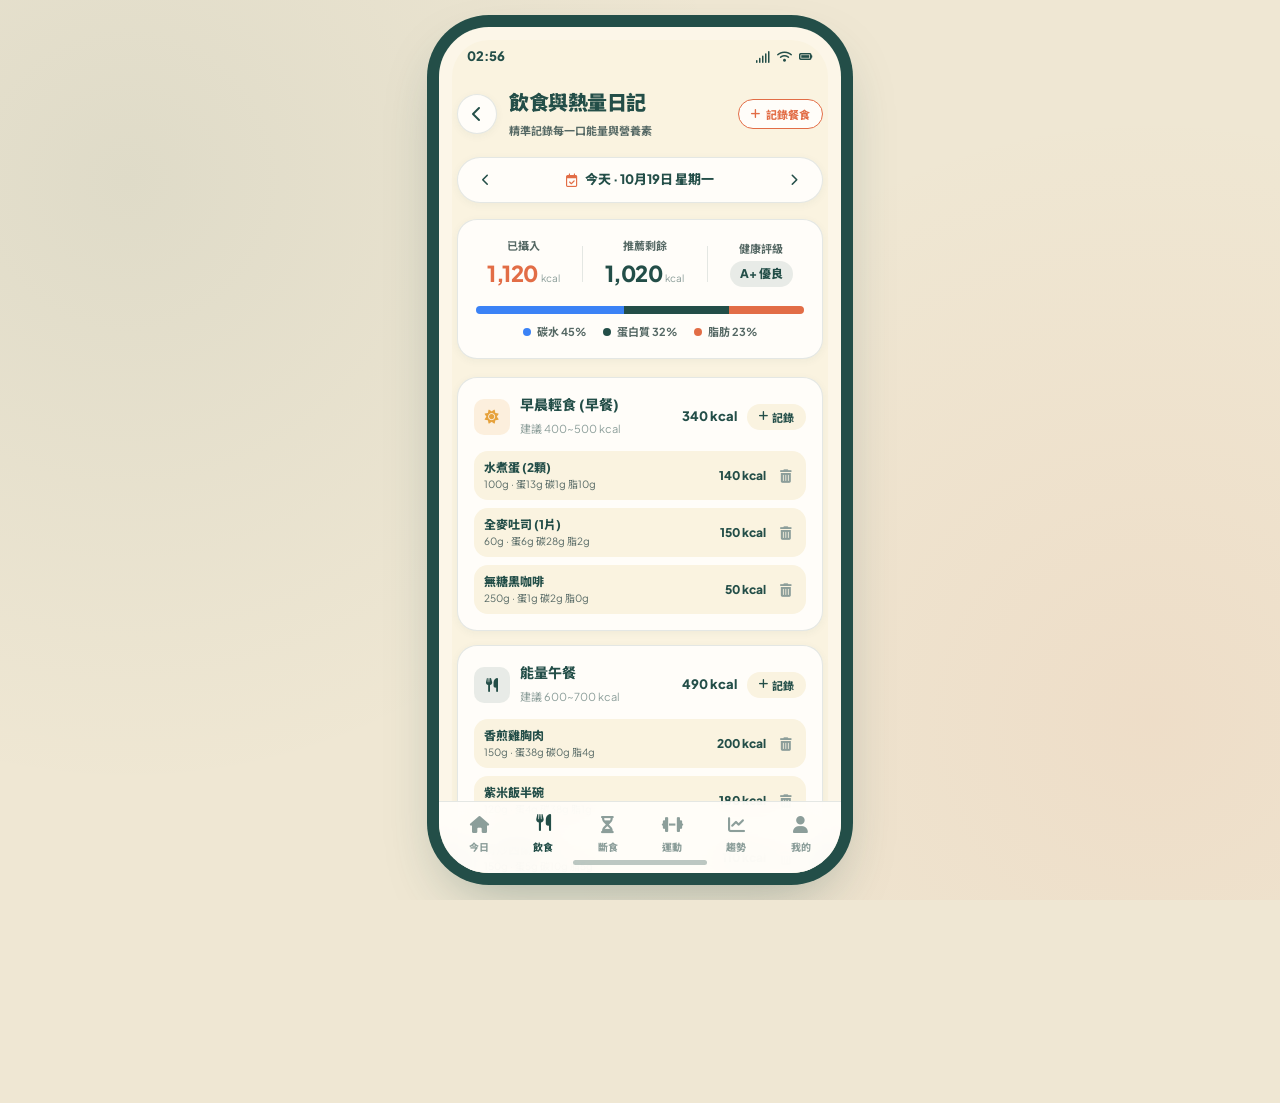
<file: diet.html>
<!DOCTYPE html>
<html lang="zh-TW">
<head>
  <meta charset="UTF-8">
  <meta name="viewport" content="width=device-width, initial-scale=1.0, maximum-scale=1.0, user-scalable=no, viewport-fit=cover">
  <title>飲食日記 · 熱量與營養素庫 | MindFit Zen 智能減脂</title>
  
  <!-- Google Fonts & Font Awesome -->
  <link rel="preconnect" href="https://fonts.googleapis.com">
  <link rel="preconnect" href="https://fonts.gstatic.com" crossorigin>
  <link href="https://fonts.googleapis.com/css2?family=Plus+Jakarta+Sans:wght@400;500;600;700;800;900&family=Noto+Sans+TC:wght@400;500;700;900&display=swap" rel="stylesheet">
  <link rel="stylesheet" href="https://cdnjs.cloudflare.com/ajax/libs/font-awesome/6.5.1/css/all.min.css">
  
  <!-- PWA 核心設定與行動裝置安裝優化 -->
  <link rel="manifest" href="manifest.json">
  <meta name="theme-color" content="#234E48">
  <meta name="mobile-web-app-capable" content="yes">
  <meta name="apple-mobile-web-app-capable" content="yes">
  <meta name="apple-mobile-web-app-status-bar-style" content="black-translucent">
  <meta name="apple-mobile-web-app-title" content="MindFit Zen">
  <link rel="icon" type="image/svg+xml" href="icon.svg">
  <link rel="apple-touch-icon" href="icon.svg">
  
  <link rel="stylesheet" href="style.css">
</head>
<body class="zen-theme">

  <div class="desktop-stage">
    <div class="phone-wrapper iphone15" id="phoneWrapper">
      <div class="phone-frame">

        <!-- 手機頂部狀態欄與返回導航 -->
        <header class="phone-status-bar">
          <span class="status-time" id="statusClock">09:41</span>
          <div class="status-icons">
            <i class="fa-solid fa-signal"></i>
            <i class="fa-solid fa-wifi"></i>
            <i class="fa-solid fa-battery-full"></i>
          </div>
        </header>

        <main class="app-viewport" id="appViewport">
          <section class="app-page active-page" id="page-diet">
            
            <div class="page-top-bar">
              <div style="display:flex; align-items:center; gap:12px;">
                <a href="index.html" class="icon-round-btn" title="返回總覽" style="text-decoration:none;">
                  <i class="fa-solid fa-chevron-left"></i>
                </a>
                <div class="page-heading">
                  <h2>飲食與熱量日記</h2>
                  <span>精準記錄每一口能量與營養素</span>
                </div>
              </div>
              <button class="pill-btn-outline open-food-modal" data-meal="lunch">
                <i class="fa-solid fa-plus"></i> 記錄餐食
              </button>
            </div>

            <!-- 日期選擇滑動列 -->
            <div class="date-strip-wrapper zen-card">
              <button class="date-arrow-btn" id="prevDayBtn"><i class="fa-solid fa-chevron-left"></i></button>
              <div class="current-date-badge">
                <i class="fa-regular fa-calendar-check"></i>
                <span id="currentDateLabel">今天 · 10月19日 星期一</span>
              </div>
              <button class="date-arrow-btn" id="nextDayBtn"><i class="fa-solid fa-chevron-right"></i></button>
            </div>

            <!-- 飲食營養儀表盤 -->
            <div class="diet-summary-card zen-card">
              <div class="diet-summary-row">
                <div class="diet-sum-col">
                  <span class="sum-label">已攝入</span>
                  <span class="sum-value text-terracotta" id="dietTotalIntake">1,120</span>
                  <span class="sum-unit">kcal</span>
                </div>
                <div class="diet-sum-divider"></div>
                <div class="diet-sum-col">
                  <span class="sum-label">推薦剩餘</span>
                  <span class="sum-value text-teal" id="dietRemainKcal">680</span>
                  <span class="sum-unit">kcal</span>
                </div>
                <div class="diet-sum-divider"></div>
                <div class="diet-sum-col">
                  <span class="sum-label">健康評級</span>
                  <span class="sum-badge-grade">A+ 優良</span>
                </div>
              </div>
              <!-- 宏觀營養條 -->
              <div class="diet-ratio-bar">
                <div class="ratio-segment ratio-carbs" style="width: 45%;" title="碳水 45%"></div>
                <div class="ratio-segment ratio-protein" style="width: 32%;" title="蛋白質 32%"></div>
                <div class="ratio-segment ratio-fat" style="width: 23%;" title="脂肪 23%"></div>
              </div>
              <div class="diet-ratio-legend">
                <span><span class="dot-c"></span> 碳水 45%</span>
                <span><span class="dot-p"></span> 蛋白質 32%</span>
                <span><span class="dot-f"></span> 脂肪 23%</span>
              </div>
            </div>

            <!-- 四餐分組詳細列表 -->
            <div class="meals-accordion">
              <!-- 早餐區塊 -->
              <div class="meal-block zen-card">
                <div class="meal-block-header">
                  <div class="meal-block-title">
                    <span class="m-icon bf"><i class="fa-solid fa-sun"></i></span>
                    <div>
                      <h3>早晨輕食 (早餐)</h3>
                      <span class="m-rec">建議 400~500 kcal</span>
                    </div>
                  </div>
                  <div class="meal-block-meta">
                    <span class="m-subtotal" id="bfSubtotal">340 kcal</span>
                    <button class="m-add-btn open-food-modal" data-meal="breakfast"><i class="fa-solid fa-plus"></i> 記錄</button>
                  </div>
                </div>
                <div class="food-item-list" id="bfFoodList"></div>
              </div>

              <!-- 午餐區塊 -->
              <div class="meal-block zen-card">
                <div class="meal-block-header">
                  <div class="meal-block-title">
                    <span class="m-icon lc"><i class="fa-solid fa-utensils"></i></span>
                    <div>
                      <h3>能量午餐</h3>
                      <span class="m-rec">建議 600~700 kcal</span>
                    </div>
                  </div>
                  <div class="meal-block-meta">
                    <span class="m-subtotal" id="lcSubtotal">490 kcal</span>
                    <button class="m-add-btn open-food-modal" data-meal="lunch"><i class="fa-solid fa-plus"></i> 記錄</button>
                  </div>
                </div>
                <div class="food-item-list" id="lcFoodList"></div>
              </div>

              <!-- 晚餐區塊 -->
              <div class="meal-block zen-card">
                <div class="meal-block-header">
                  <div class="meal-block-title">
                    <span class="m-icon dn"><i class="fa-solid fa-moon"></i></span>
                    <div>
                      <h3>飽腹低卡晚餐</h3>
                      <span class="m-rec">建議 400~500 kcal</span>
                    </div>
                  </div>
                  <div class="meal-block-meta">
                    <span class="m-subtotal" id="dnSubtotal">290 kcal</span>
                    <button class="m-add-btn open-food-modal" data-meal="dinner"><i class="fa-solid fa-plus"></i> 記錄</button>
                  </div>
                </div>
                <div class="food-item-list" id="dnFoodList"></div>
              </div>

              <!-- 加餐點心區塊 -->
              <div class="meal-block zen-card">
                <div class="meal-block-header">
                  <div class="meal-block-title">
                    <span class="m-icon sn"><i class="fa-solid fa-apple-whole"></i></span>
                    <div>
                      <h3>加餐與健康零食</h3>
                      <span class="m-rec">建議 ≤ 200 kcal</span>
                    </div>
                  </div>
                  <div class="meal-block-meta">
                    <span class="m-subtotal" id="snSubtotal">0 kcal</span>
                    <button class="m-add-btn open-food-modal" data-meal="snack"><i class="fa-solid fa-plus"></i> 記錄</button>
                  </div>
                </div>
                <div class="food-item-list" id="snFoodList">
                  <div class="empty-food-tip">今日尚未添加加餐小點心</div>
                </div>
              </div>
            </div>

            <div class="viewport-bottom-spacer"></div>
          </section>
        </main>

        <!-- 底部現代導航欄 (Active: 飲食) -->
        <nav class="bottom-nav-bar" id="bottomNavBar">
          <a href="index.html" class="nav-tab" data-target="page-dashboard">
            <div class="nav-icon-wrap"><i class="fa-solid fa-house"></i></div>
            <span class="nav-text">今日</span>
          </a>
          <a href="diet.html" class="nav-tab active" data-target="page-diet">
            <div class="nav-icon-wrap"><i class="fa-solid fa-utensils"></i></div>
            <span class="nav-text">飲食</span>
          </a>
          <a href="fasting.html" class="nav-tab" data-target="page-fasting">
            <div class="nav-icon-wrap"><i class="fa-solid fa-hourglass-half"></i></div>
            <span class="nav-text">斷食</span>
          </a>
          <a href="workouts.html" class="nav-tab" data-target="page-workout">
            <div class="nav-icon-wrap"><i class="fa-solid fa-dumbbell"></i></div>
            <span class="nav-text">運動</span>
          </a>
          <a href="trends.html" class="nav-tab" data-target="page-trends">
            <div class="nav-icon-wrap"><i class="fa-solid fa-chart-line"></i></div>
            <span class="nav-text">趨勢</span>
          </a>
          <a href="profile.html" class="nav-tab" data-target="page-profile">
            <div class="nav-icon-wrap"><i class="fa-solid fa-user"></i></div>
            <span class="nav-text">我的</span>
          </a>
        </nav>

        <div class="home-indicator"></div>

      </div><!-- /.phone-frame -->
    </div><!-- /.phone-wrapper -->
  </div><!-- /.desktop-stage -->

  <!-- 食物熱量查詢與添加模態框 -->
  <div class="modal-overlay" id="foodModalOverlay">
    <div class="bottom-sheet zen-sheet">
      <div class="sheet-drag-handle"></div>
      <div class="sheet-header">
        <div class="sheet-title-box">
          <h3 id="currentMealModalTitle">記錄午餐飲食</h3>
          <span class="sheet-subtitle">選擇食材並滑動設定公克數 (g)</span>
        </div>
        <button class="close-sheet-btn" id="btnCloseFoodModal"><i class="fa-solid fa-xmark"></i></button>
      </div>

      <div class="food-search-bar">
        <i class="fa-solid fa-magnifying-glass"></i>
        <input type="text" id="foodSearchInput" placeholder="搜尋食物名稱，如：雞胸肉、紫米飯、燕麥...">
        <button class="clear-search-btn" id="btnClearSearch"><i class="fa-solid fa-circle-xmark"></i></button>
      </div>

      <div class="food-cat-strip">
        <button class="f-cat-btn active" data-cat="all">全部</button>
        <button class="f-cat-btn" data-cat="protein">高蛋白肉蛋</button>
        <button class="f-cat-btn" data-cat="staple">優質主食低GI</button>
        <button class="f-cat-btn" data-cat="vege">蔬菜菌菇</button>
        <button class="f-cat-btn" data-cat="fruit">水果堅果</button>
        <button class="f-cat-btn" data-cat="drink">飲品乳品</button>
      </div>

      <div class="food-search-results" id="foodResultsList"></div>

      <div class="portion-adjust-panel" id="portionPanel" style="display: none;">
        <div class="portion-food-info">
          <strong id="portionFoodName">香煎雞胸肉</strong>
          <span id="portionPer100g">每 100g 含 133 kcal · 蛋白質 28g</span>
        </div>
        <div class="portion-slider-row">
          <span>份量：<strong id="portionValDisplay">150</strong> 克 (g)</span>
          <input type="range" id="portionSlider" min="20" max="500" step="10" value="150">
        </div>
        <div class="portion-total-preview">
          <span>計算熱量：<strong class="text-terracotta" id="portionKcalPreview">200 kcal</strong></span>
          <button class="btn-confirm-add" id="btnConfirmAddFood">
            <i class="fa-solid fa-check"></i> 確認記錄
          </button>
        </div>
      </div>
    </div>
  </div>

  <!-- 全局輕量 Toast 提示框 -->
  <div class="toast-notification" id="globalToast">
    <div class="toast-icon"><i class="fa-solid fa-circle-check"></i></div>
    <span class="toast-message" id="toastMessage">已成功記錄！</span>
  </div>

  <script src="app.js"></script>
</body>
</html>
</file>
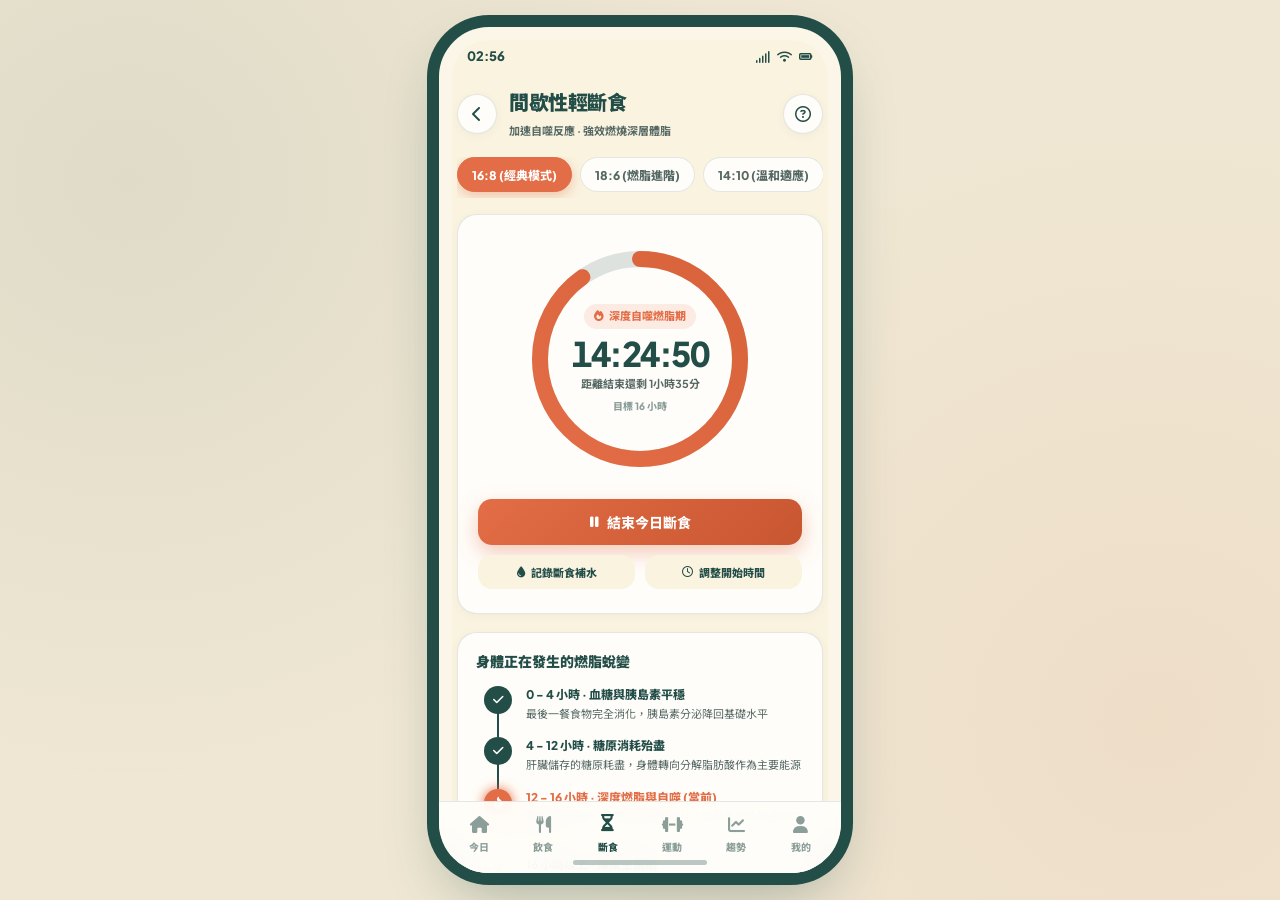
<file: fasting.html>
<!DOCTYPE html>
<html lang="zh-TW">
<head>
  <meta charset="UTF-8">
  <meta name="viewport" content="width=device-width, initial-scale=1.0, maximum-scale=1.0, user-scalable=no, viewport-fit=cover">
  <title>間歇性輕斷食 · 16:8 燃脂計時鐘 | MindFit Zen 智能減脂</title>
  
  <!-- Google Fonts & Font Awesome -->
  <link rel="preconnect" href="https://fonts.googleapis.com">
  <link rel="preconnect" href="https://fonts.gstatic.com" crossorigin>
  <link href="https://fonts.googleapis.com/css2?family=Plus+Jakarta+Sans:wght@400;500;600;700;800;900&family=Noto+Sans+TC:wght@400;500;700;900&display=swap" rel="stylesheet">
  <link rel="stylesheet" href="https://cdnjs.cloudflare.com/ajax/libs/font-awesome/6.5.1/css/all.min.css">
  
  <!-- PWA 核心設定與行動裝置安裝優化 -->
  <link rel="manifest" href="manifest.json">
  <meta name="theme-color" content="#234E48">
  <meta name="mobile-web-app-capable" content="yes">
  <meta name="apple-mobile-web-app-capable" content="yes">
  <meta name="apple-mobile-web-app-status-bar-style" content="black-translucent">
  <meta name="apple-mobile-web-app-title" content="MindFit Zen">
  <link rel="icon" type="image/svg+xml" href="icon.svg">
  <link rel="apple-touch-icon" href="icon.svg">
  
  <link rel="stylesheet" href="style.css">
</head>
<body class="zen-theme">

  <div class="desktop-stage">
    <div class="phone-wrapper iphone15" id="phoneWrapper">
      <div class="phone-frame">

        <!-- 手機頂部狀態欄 -->
        <header class="phone-status-bar">
          <span class="status-time" id="statusClock">09:41</span>
          <div class="status-icons">
            <i class="fa-solid fa-signal"></i>
            <i class="fa-solid fa-wifi"></i>
            <i class="fa-solid fa-battery-full"></i>
          </div>
        </header>

        <main class="app-viewport" id="appViewport">
          <section class="app-page active-page" id="page-fasting">
            
            <div class="page-top-bar">
              <div style="display:flex; align-items:center; gap:12px;">
                <a href="index.html" class="icon-round-btn" title="返回總覽" style="text-decoration:none;">
                  <i class="fa-solid fa-chevron-left"></i>
                </a>
                <div class="page-heading">
                  <h2>間歇性輕斷食</h2>
                  <span>加速自噬反應 · 強效燃燒深層體脂</span>
                </div>
              </div>
              <button class="icon-round-btn" id="btnFastingHelp">
                <i class="fa-regular fa-circle-question"></i>
              </button>
            </div>

            <!-- 斷食方案切換選單 -->
            <div class="plan-tabs-row">
              <button class="plan-tab active" data-fast-plan="16-8">16:8 (經典模式)</button>
              <button class="plan-tab" data-fast-plan="18-6">18:6 (燃脂進階)</button>
              <button class="plan-tab" data-fast-plan="14-10">14:10 (溫和適應)</button>
              <button class="plan-tab" data-fast-plan="20-4">20:4 (生酮戰士)</button>
            </div>

            <!-- 巨大的燃脂動態指針圓環 -->
            <div class="fasting-hero-box zen-card">
              <div class="fasting-svg-wrap">
                <svg class="fasting-svg" width="240" height="240" viewBox="0 0 240 240">
                  <circle class="f-ring-bg" stroke="rgba(35, 78, 72, 0.15)" stroke-width="16" fill="transparent" r="100" cx="120" cy="120"/>
                  <circle class="f-ring-bar" id="fastingRingBar" stroke="url(#terracottaGradient)" stroke-width="16" stroke-linecap="round" fill="transparent" r="100" cx="120" cy="120"/>
                  <defs>
                    <linearGradient id="terracottaGradient" x1="0%" y1="0%" x2="100%" y2="100%">
                      <stop offset="0%" stop-color="#E26D46" />
                      <stop offset="100%" stop-color="#D8623A" />
                    </linearGradient>
                  </defs>
                </svg>

                <div class="fasting-timer-content">
                  <span class="fast-phase-label" id="fastPhaseTag"><i class="fa-solid fa-fire"></i> 深度自噬燃脂期</span>
                  <h1 class="fast-elapsed-time" id="fastTimeDisplay">14:24:38</h1>
                  <span class="fast-remain-text" id="fastRemainDisplay">距離結束還剩 1小時35分</span>
                  <div class="fast-target-pill" id="fastTargetPill">目標 16 小時</div>
                </div>
              </div>

              <!-- 斷食按鈕組 -->
              <div class="fasting-ctrl-btns">
                <button class="btn-primary-action btn-fast-toggle" id="btnToggleFasting">
                  <i class="fa-solid fa-pause"></i> 結束今日斷食
                </button>
                <div class="fast-mini-actions">
                  <button class="btn-fast-sub" id="btnLogFastWater"><i class="fa-solid fa-droplet"></i> 記錄斷食補水</button>
                  <button class="btn-fast-sub" id="btnAdjustFastTime"><i class="fa-regular fa-clock"></i> 調整開始時間</button>
                </div>
              </div>
            </div>

            <!-- 斷食生理階段時間軸 -->
            <div class="fasting-stages-card zen-card">
              <h3 class="card-inner-title">身體正在發生的燃脂蛻變</h3>
              
              <div class="timeline-stepper">
                <div class="timeline-step passed">
                  <div class="step-indicator"><i class="fa-solid fa-check"></i></div>
                  <div class="step-text">
                    <h4>0 - 4 小時 · 血糖與胰島素平穩</h4>
                    <p>最後一餐食物完全消化，胰島素分泌降回基礎水平</p>
                  </div>
                </div>
                <div class="timeline-step passed">
                  <div class="step-indicator"><i class="fa-solid fa-check"></i></div>
                  <div class="step-text">
                    <h4>4 - 12 小時 · 糖原消耗殆盡</h4>
                    <p>肝臟儲存的糖原耗盡，身體轉向分解脂肪酸作為主要能源</p>
                  </div>
                </div>
                <div class="timeline-step active">
                  <div class="step-indicator pulse-terracotta"><i class="fa-solid fa-fire-flame-curved"></i></div>
                  <div class="step-text">
                    <h4 class="text-terracotta">12 - 16 小時 · 深度燃脂與自噬 (當前)</h4>
                    <p>細胞自噬啟動，清理老化細胞碎片，脂肪氧化分解達到峰值！</p>
                  </div>
                </div>
                <div class="timeline-step">
                  <div class="step-indicator"><i class="fa-solid fa-hourglass-half"></i></div>
                  <div class="step-text">
                    <h4>16 小時以上 · 深度生酮期</h4>
                    <p>生酮水平顯著提升，精神專注度提高，抗發炎反應啟動</p>
                  </div>
                </div>
              </div>
            </div>

            <!-- 斷食歷史打卡熱力記錄 -->
            <div class="fasting-history-card zen-card">
              <div class="card-inner-header">
                <h3>本週斷食達成紀錄</h3>
                <span class="badge-accent">達標率 100%</span>
              </div>
              <div class="week-days-strip">
                <div class="day-dot-item done"><span>一</span><i class="fa-solid fa-check"></i></div>
                <div class="day-dot-item done"><span>二</span><i class="fa-solid fa-check"></i></div>
                <div class="day-dot-item done"><span>三</span><i class="fa-solid fa-check"></i></div>
                <div class="day-dot-item done"><span>四</span><i class="fa-solid fa-check"></i></div>
                <div class="day-dot-item done"><span>五</span><i class="fa-solid fa-check"></i></div>
                <div class="day-dot-item active-day"><span>六</span><i class="fa-solid fa-fire"></i></div>
                <div class="day-dot-item pending"><span>日</span><i class="fa-regular fa-clock"></i></div>
              </div>
            </div>

            <div class="viewport-bottom-spacer"></div>
          </section>
        </main>

        <!-- 底部現代導航欄 (Active: 斷食) -->
        <nav class="bottom-nav-bar" id="bottomNavBar">
          <a href="index.html" class="nav-tab" data-target="page-dashboard">
            <div class="nav-icon-wrap"><i class="fa-solid fa-house"></i></div>
            <span class="nav-text">今日</span>
          </a>
          <a href="diet.html" class="nav-tab" data-target="page-diet">
            <div class="nav-icon-wrap"><i class="fa-solid fa-utensils"></i></div>
            <span class="nav-text">飲食</span>
          </a>
          <a href="fasting.html" class="nav-tab active" data-target="page-fasting">
            <div class="nav-icon-wrap"><i class="fa-solid fa-hourglass-half"></i></div>
            <span class="nav-text">斷食</span>
          </a>
          <a href="workouts.html" class="nav-tab" data-target="page-workout">
            <div class="nav-icon-wrap"><i class="fa-solid fa-dumbbell"></i></div>
            <span class="nav-text">運動</span>
          </a>
          <a href="trends.html" class="nav-tab" data-target="page-trends">
            <div class="nav-icon-wrap"><i class="fa-solid fa-chart-line"></i></div>
            <span class="nav-text">趨勢</span>
          </a>
          <a href="profile.html" class="nav-tab" data-target="page-profile">
            <div class="nav-icon-wrap"><i class="fa-solid fa-user"></i></div>
            <span class="nav-text">我的</span>
          </a>
        </nav>

        <div class="home-indicator"></div>

      </div><!-- /.phone-frame -->
    </div><!-- /.phone-wrapper -->
  </div><!-- /.desktop-stage -->

  <!-- 全局輕量 Toast 提示框 -->
  <div class="toast-notification" id="globalToast">
    <div class="toast-icon"><i class="fa-solid fa-circle-check"></i></div>
    <span class="toast-message" id="toastMessage">已成功記錄！</span>
  </div>

  <script src="app.js"></script>
</body>
</html>
</file>
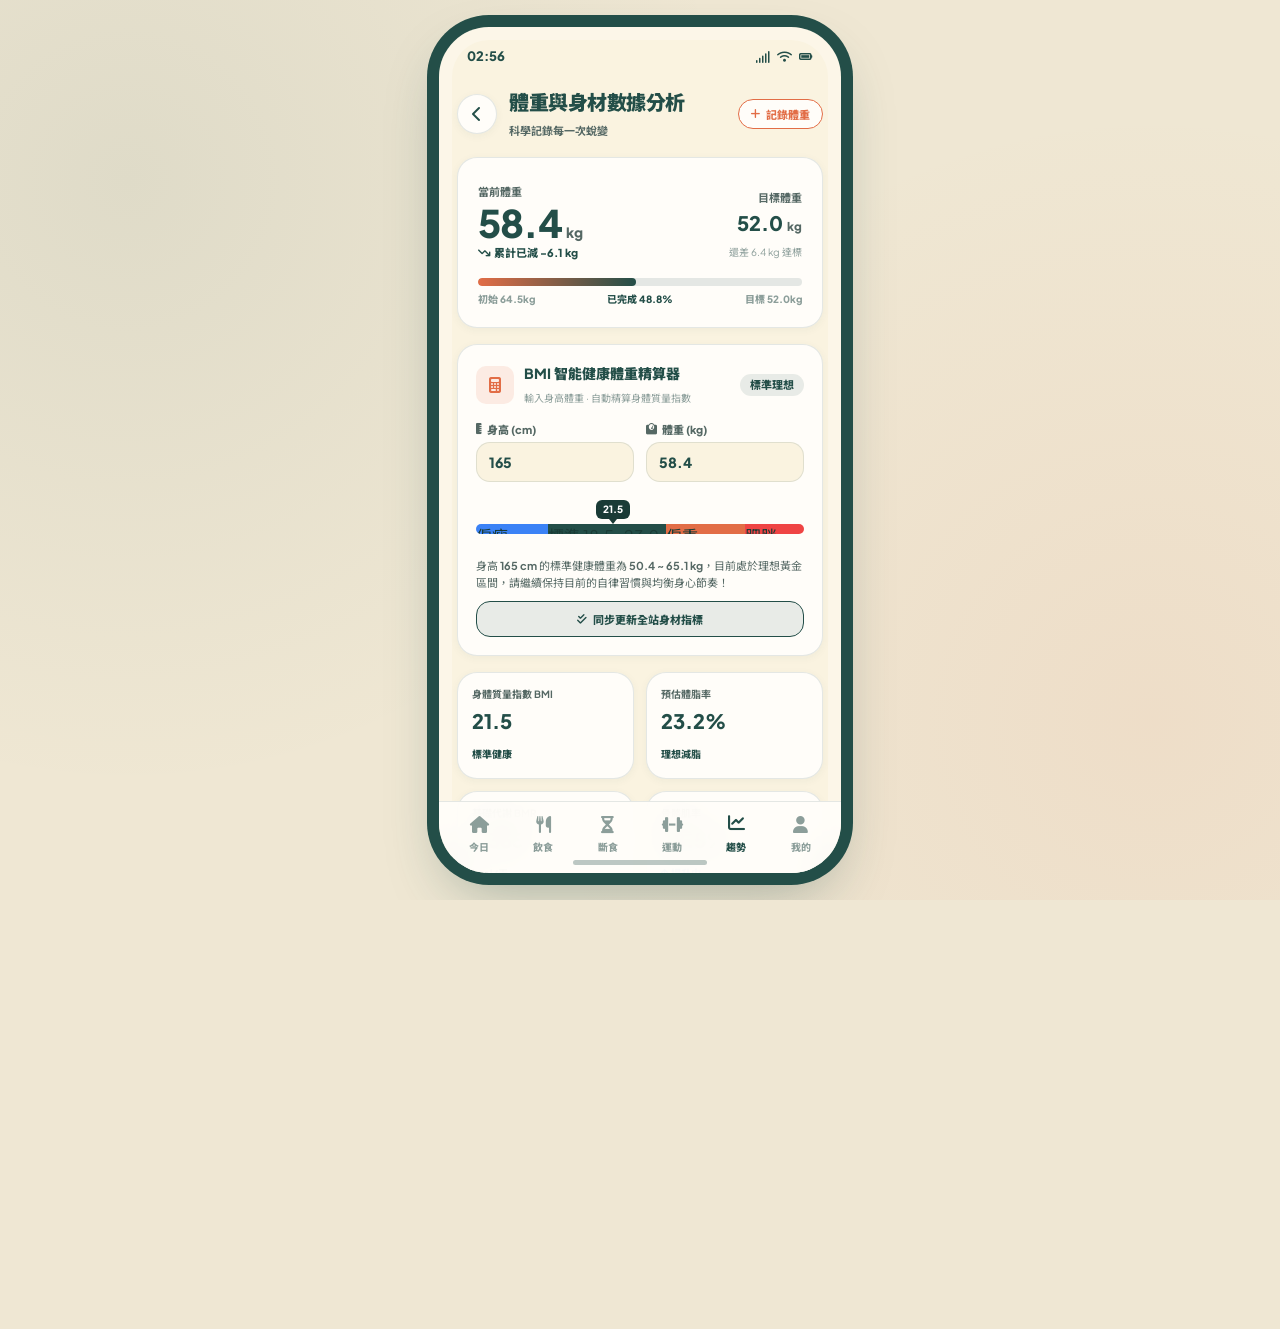
<file: trends.html>
<!DOCTYPE html>
<html lang="zh-TW">
<head>
  <meta charset="UTF-8">
  <meta name="viewport" content="width=device-width, initial-scale=1.0, maximum-scale=1.0, user-scalable=no, viewport-fit=cover">
  <title>體重走勢與 BMI 智能精算 | MindFit Zen 智能減脂</title>
  
  <!-- Google Fonts & Font Awesome -->
  <link rel="preconnect" href="https://fonts.googleapis.com">
  <link rel="preconnect" href="https://fonts.gstatic.com" crossorigin>
  <link href="https://fonts.googleapis.com/css2?family=Plus+Jakarta+Sans:wght@400;500;600;700;800;900&family=Noto+Sans+TC:wght@400;500;700;900&display=swap" rel="stylesheet">
  <link rel="stylesheet" href="https://cdnjs.cloudflare.com/ajax/libs/font-awesome/6.5.1/css/all.min.css">
  
  <!-- PWA 核心設定與行動裝置安裝優化 -->
  <link rel="manifest" href="manifest.json">
  <meta name="theme-color" content="#234E48">
  <meta name="mobile-web-app-capable" content="yes">
  <meta name="apple-mobile-web-app-capable" content="yes">
  <meta name="apple-mobile-web-app-status-bar-style" content="black-translucent">
  <meta name="apple-mobile-web-app-title" content="MindFit Zen">
  <link rel="icon" type="image/svg+xml" href="icon.svg">
  <link rel="apple-touch-icon" href="icon.svg">
  
  <link rel="stylesheet" href="style.css">
</head>
<body class="zen-theme">

  <div class="desktop-stage">
    <div class="phone-wrapper iphone15" id="phoneWrapper">
      <div class="phone-frame">

        <!-- 手機頂部狀態欄 -->
        <header class="phone-status-bar">
          <span class="status-time" id="statusClock">09:41</span>
          <div class="status-icons">
            <i class="fa-solid fa-signal"></i>
            <i class="fa-solid fa-wifi"></i>
            <i class="fa-solid fa-battery-full"></i>
          </div>
        </header>

        <main class="app-viewport" id="appViewport">
          <section class="app-page active-page" id="page-trends">
            
            <div class="page-top-bar">
              <div style="display:flex; align-items:center; gap:12px;">
                <a href="index.html" class="icon-round-btn" title="返回總覽" style="text-decoration:none;">
                  <i class="fa-solid fa-chevron-left"></i>
                </a>
                <div class="page-heading">
                  <h2>體重與身材數據分析</h2>
                  <span>科學記錄每一次蛻變</span>
                </div>
              </div>
              <button class="pill-btn-outline" id="btnLogWeightNow">
                <i class="fa-solid fa-plus"></i> 記錄體重
              </button>
            </div>

            <!-- 當前體重核心卡片 -->
            <div class="weight-hero-card zen-card">
              <div class="whc-top">
                <div class="whc-current">
                  <span class="whc-label">當前體重</span>
                  <div class="whc-val-row">
                    <h1 id="currentWeightDisplay">58.4</h1>
                    <span class="whc-unit">kg</span>
                  </div>
                  <span class="whc-tag-diff text-teal"><i class="fa-solid fa-arrow-trend-down"></i> 累計已減 -6.1 kg</span>
                </div>
                <div class="whc-target-box">
                  <span class="whc-label">目標體重</span>
                  <div class="whc-target-val">52.0 <small>kg</small></div>
                  <span class="whc-remain">還差 6.4 kg 達標</span>
                </div>
              </div>

              <!-- 目標進度條 -->
              <div class="whc-progress-track">
                <div class="whc-progress-fill" id="weightGoalFill" style="width: 48.8%;"></div>
              </div>
              <div class="whc-progress-labels">
                <span>初始 64.5kg</span>
                <span class="whc-progress-pct" id="weightGoalPct">已完成 48.8%</span>
                <span>目標 52.0kg</span>
              </div>
            </div>

            <!-- BMI 智能即時精算與身材評估模組 -->
            <div class="bmi-interactive-card zen-card">
              <div class="bic-header">
                <div class="bic-title">
                  <div class="bic-icon-wrap"><i class="fa-solid fa-calculator"></i></div>
                  <div>
                    <h3>BMI 智能健康體重精算器</h3>
                    <span class="bic-subtitle">輸入身高體重 · 自動精算身體質量指數</span>
                  </div>
                </div>
                <span class="bic-badge badge-normal" id="bmiStatusBadge">標準理想</span>
              </div>

              <div class="bic-inputs-row">
                <div class="bic-input-group">
                  <label><i class="fa-solid fa-ruler-vertical"></i> 身高 (cm)</label>
                  <input type="number" id="bmiInputHeight" value="165" step="0.5" min="100" max="230">
                </div>
                <div class="bic-input-group">
                  <label><i class="fa-solid fa-weight-scale"></i> 體重 (kg)</label>
                  <input type="number" id="bmiInputWeight" value="58.4" step="0.1" min="30" max="250">
                </div>
              </div>

              <!-- BMI 視覺色帶刻度指針 -->
              <div class="bmi-gauge-wrap">
                <div class="bmi-gauge-bar">
                  <div class="bg-segment seg-under"><span>偏瘦 &lt;18.5</span></div>
                  <div class="bg-segment seg-normal"><span>標準 18.5~23.9</span></div>
                  <div class="bg-segment seg-over"><span>偏重 24~27.9</span></div>
                  <div class="bg-segment seg-obese"><span>肥胖 ≥28</span></div>
                </div>
                <!-- 刻度指針 -->
                <div class="bmi-needle" id="bmiNeedle" style="left: 36%;">
                  <div class="needle-bubble" id="bmiLiveVal">21.4</div>
                  <div class="needle-arrow"></div>
                </div>
              </div>

              <div class="bic-footer">
                <div class="bic-advice-text" id="bmiAdviceText">
                  身高 <strong>165 cm</strong> 的標準健康體重為 <strong>50.4 ~ 65.1 kg</strong>，目前處於理想黃金區間！
                </div>
                <button class="bic-sync-btn" id="btnSyncBmiData">
                  <i class="fa-solid fa-check-double"></i> 同步更新全站身材指標
                </button>
              </div>
            </div>

            <!-- 身體成分矩陣卡片 (BMI、體脂率、BMR、骨骼肌) -->
            <div class="body-comp-grid">
              <div class="comp-card zen-card">
                <span class="comp-label">身體質量指數 BMI</span>
                <h3 class="comp-val" id="valBMI">21.4</h3>
                <span class="comp-status status-good">標準健康</span>
              </div>
              <div class="comp-card zen-card">
                <span class="comp-label">預估體脂率</span>
                <h3 class="comp-val" id="valBFP">23.2%</h3>
                <span class="comp-status status-good">理想減脂</span>
              </div>
              <div class="comp-card zen-card">
                <span class="comp-label">基礎代謝 BMR</span>
                <h3 class="comp-val" id="valBMR">1,365</h3>
                <span class="comp-status">kcal/天</span>
              </div>
              <div class="comp-card zen-card">
                <span class="comp-label">骨骼肌率</span>
                <h3 class="comp-val" id="valMuscle">28.5%</h3>
                <span class="comp-status status-up"><i class="fa-solid fa-arrow-up"></i> 提升中</span>
              </div>
            </div>

            <!-- 體重走勢動態 SVG 折線圖 -->
            <div class="chart-card zen-card">
              <div class="chart-header">
                <div class="chart-title-wrap">
                  <h3>體重走勢曲線</h3>
                  <span class="chart-sub">穩定下降中 · 趨勢良好</span>
                </div>
                <div class="chart-range-selector">
                  <button class="c-range-btn active" data-range="7">7天</button>
                  <button class="c-range-btn" data-range="30">30天</button>
                  <button class="c-range-btn" data-range="all">全部</button>
                </div>
              </div>

              <!-- SVG 折線圖表容器 -->
              <div class="chart-svg-container" id="weightChartBox"></div>

              <!-- 圖表底部輔助指標 -->
              <div class="chart-footer-metrics">
                <div class="cfm-item">
                  <span>週均體重</span>
                  <strong>58.8 kg</strong>
                </div>
                <div class="cfm-item">
                  <span>本週減重</span>
                  <strong class="text-teal">-0.8 kg</strong>
                </div>
                <div class="cfm-item">
                  <span>預計達標</span>
                  <strong>6 週後</strong>
                </div>
              </div>
            </div>

            <!-- 歷史測量清單 -->
            <div class="section-card-box">
              <div class="section-header">
                <h3 class="section-title">體重記錄歷史</h3>
                <button class="text-action-btn" id="btnClearHistoryConfirm">清空重置</button>
              </div>
              <div class="weight-history-list" id="weightHistoryContainer"></div>
            </div>

            <div class="viewport-bottom-spacer"></div>
          </section>
        </main>

        <!-- 底部現代導航欄 (Active: 趨勢) -->
        <nav class="bottom-nav-bar" id="bottomNavBar">
          <a href="index.html" class="nav-tab" data-target="page-dashboard">
            <div class="nav-icon-wrap"><i class="fa-solid fa-house"></i></div>
            <span class="nav-text">今日</span>
          </a>
          <a href="diet.html" class="nav-tab" data-target="page-diet">
            <div class="nav-icon-wrap"><i class="fa-solid fa-utensils"></i></div>
            <span class="nav-text">飲食</span>
          </a>
          <a href="fasting.html" class="nav-tab" data-target="page-fasting">
            <div class="nav-icon-wrap"><i class="fa-solid fa-hourglass-half"></i></div>
            <span class="nav-text">斷食</span>
          </a>
          <a href="workouts.html" class="nav-tab" data-target="page-workout">
            <div class="nav-icon-wrap"><i class="fa-solid fa-dumbbell"></i></div>
            <span class="nav-text">運動</span>
          </a>
          <a href="trends.html" class="nav-tab active" data-target="page-trends">
            <div class="nav-icon-wrap"><i class="fa-solid fa-chart-line"></i></div>
            <span class="nav-text">趨勢</span>
          </a>
          <a href="profile.html" class="nav-tab" data-target="page-profile">
            <div class="nav-icon-wrap"><i class="fa-solid fa-user"></i></div>
            <span class="nav-text">我的</span>
          </a>
        </nav>

        <div class="home-indicator"></div>

      </div><!-- /.phone-frame -->
    </div><!-- /.phone-wrapper -->
  </div><!-- /.desktop-stage -->

  <!-- 體重記錄滑尺彈窗 (Weight Logger Modal) -->
  <div class="modal-overlay" id="weightModalOverlay">
    <div class="bottom-sheet zen-sheet">
      <div class="sheet-drag-handle"></div>
      <div class="sheet-header">
        <div class="sheet-title-box">
          <h3>記錄今日體重</h3>
          <span class="sheet-subtitle">建議早晨空腹排便後測量更精準</span>
        </div>
        <button class="close-sheet-btn" id="btnCloseWeightModal"><i class="fa-solid fa-xmark"></i></button>
      </div>

      <div class="weight-picker-body">
        <div class="weight-display-huge">
          <span id="pickerWeightVal">58.4</span> <small>kg</small>
        </div>
        <p class="weight-diff-tip" id="pickerDiffTip">相較上次記錄 <strong>-0.2 kg</strong>，繼續保持！</p>

        <!-- 滑動刻度條 -->
        <div class="ruler-container">
          <input type="range" id="weightRulerInput" min="40.0" max="120.0" step="0.1" value="58.4">
          <div class="ruler-ticks">
            <span>45</span><span>50</span><span>55</span><span>60</span><span>65</span><span>70</span><span>75</span>
          </div>
        </div>

        <!-- 附加體態備註 -->
        <div class="form-row-input">
          <input type="text" id="weightNoteInput" placeholder="添加備註（如：今日空腹、月經期、大餐後）">
        </div>

        <button class="btn-primary-action" id="btnSaveWeightEntry">
          <i class="fa-solid fa-floppy-disk"></i> 保存體重記錄
        </button>
      </div>
    </div>
  </div>

  <!-- 全局輕量 Toast 提示框 -->
  <div class="toast-notification" id="globalToast">
    <div class="toast-icon"><i class="fa-solid fa-circle-check"></i></div>
    <span class="toast-message" id="toastMessage">已成功記錄！</span>
  </div>

  <script src="app.js"></script>
</body>
</html>
</file>
<file: style.css>
/* ==========================================================================
   MindFit Zen - 身心平衡智能減脂系統 視覺規範樣式表 (CSS Design System)
   嚴格復刻設計稿配色與佈局規範：
   Teal 墨綠青 (#234E48) + Warm Cream 奶油米黃 (#FAF3E0) + Terracotta 赤陶珊瑚橘 (#E26D46)
   ========================================================================== */

:root {
  /* 設計稿核心配色體系 */
  --zen-teal: #234E48;
  --zen-teal-dark: #1A3B36;
  --zen-teal-light: #346B63;
  --zen-teal-bg: rgba(35, 78, 72, 0.1);

  --zen-cream: #FAF3E0;
  --zen-cream-card: #FFFDF9;
  --zen-cream-subtle: #F3E9D2;
  --zen-cream-border: rgba(35, 78, 72, 0.12);

  --zen-terracotta: #E26D46;
  --zen-terracotta-dark: #C85630;
  --zen-terracotta-light: #EC8663;
  --zen-terracotta-bg: rgba(226, 109, 70, 0.12);

  --zen-sage: #6B8E85;
  --zen-gold: #E6A23C;
  --zen-blue: #3B82F6;
  --zen-blue-bg: rgba(59, 130, 246, 0.12);

  /* 文字色彩 */
  --text-main: #1A3B36;
  --text-sub: #556864;
  --text-muted: #8C9E9A;
  --text-white: #FFFFFF;

  /* 舞台與外框 */
  --bg-stage: #EFE7D3;
  --bg-phone: #FAF3E0;
  --phone-bezel: #234E48;
  --nav-bg: rgba(255, 253, 249, 0.94);

  --shadow-sm: 0 2px 8px rgba(35, 78, 72, 0.05);
  --shadow-md: 0 8px 24px -4px rgba(35, 78, 72, 0.1);
  --shadow-lg: 0 20px 40px -8px rgba(35, 78, 72, 0.18);
  --glass-blur: blur(16px);

  --radius-sm: 14px;
  --radius-md: 20px;
  --radius-lg: 28px;
  --radius-full: 9999px;

  --font-base: 'Plus Jakarta Sans', 'Noto Sans TC', -apple-system, BlinkMacSystemFont, "Segoe UI", Roboto, sans-serif;
  --transition-smooth: all 0.28s cubic-bezier(0.4, 0, 0.2, 1);
}

/* 全局基礎重置 */
* {
  box-sizing: border-box;
  margin: 0;
  padding: 0;
  -webkit-tap-highlight-color: transparent;
}

html, body {
  width: 100%;
  height: 100%;
  font-family: var(--font-base);
  background-color: var(--bg-stage);
  color: var(--text-main);
  overflow: hidden;
  line-height: 1.5;
  -webkit-font-smoothing: antialiased;
}

button {
  font-family: inherit;
  border: none;
  background: none;
  cursor: pointer;
  outline: none;
}

input, select {
  font-family: inherit;
  outline: none;
  border: none;
}

/* 顏色文字輔助類 */
.text-teal { color: var(--zen-teal) !important; }
.text-terracotta { color: var(--zen-terracotta) !important; }
.text-cream { color: var(--zen-cream) !important; }
.text-blue { color: var(--zen-blue) !important; }
.text-danger { color: #EF4444 !important; }
.font-bold { font-weight: 700; }

/* 禪意質感通用卡片 (Zen Card) */
.zen-card {
  background: var(--zen-cream-card);
  border: 1px solid var(--zen-cream-border);
  border-radius: var(--radius-md);
  box-shadow: var(--shadow-sm);
  transition: var(--transition-smooth);
}

.zen-card:hover {
  box-shadow: var(--shadow-md);
  border-color: rgba(35, 78, 72, 0.22);
}

/* ==========================================================================
   桌面舞台與控制側邊欄 (Desktop Stage & Sidebar Controls)
   ========================================================================== */
.desktop-stage {
  display: flex;
  align-items: center;
  justify-content: center;
  width: 100vw;
  height: 100vh;
  padding: 20px;
  gap: 36px;
  background: radial-gradient(circle at 10% 20%, rgba(35, 78, 72, 0.08) 0%, transparent 45%),
              radial-gradient(circle at 90% 80%, rgba(226, 109, 70, 0.08) 0%, transparent 45%),
              var(--bg-stage);
}

.desktop-controls {
  width: 320px;
  height: 92vh;
  display: flex;
  flex-direction: column;
  gap: 20px;
  background: var(--zen-cream-card);
  padding: 26px 24px;
  border-radius: var(--radius-lg);
  border: 1px solid var(--zen-cream-border);
  box-shadow: var(--shadow-lg);
  overflow-y: auto;
  flex-shrink: 0;
}

.desktop-controls::-webkit-scrollbar {
  display: none;
}

.brand-badge {
  display: flex;
  align-items: center;
  gap: 14px;
}

.brand-icon {
  width: 48px;
  height: 48px;
  background: linear-gradient(135deg, var(--zen-teal), var(--zen-teal-dark));
  border-radius: 16px;
  display: flex;
  align-items: center;
  justify-content: center;
  color: var(--zen-cream);
  font-size: 22px;
  box-shadow: 0 8px 16px rgba(35, 78, 72, 0.3);
}

.brand-text h1 {
  font-size: 20px;
  font-weight: 900;
  color: var(--zen-teal);
  letter-spacing: -0.5px;
}

.brand-text span {
  font-size: 11px;
  color: var(--zen-terracotta);
  font-weight: 700;
  text-transform: uppercase;
  letter-spacing: 0.5px;
}

.control-group {
  display: flex;
  flex-direction: column;
  gap: 8px;
}

.ctrl-title {
  font-size: 11px;
  font-weight: 800;
  color: var(--text-muted);
  text-transform: uppercase;
  letter-spacing: 0.8px;
}

.view-mode-btn, .device-btn {
  display: flex;
  align-items: center;
  gap: 12px;
  padding: 11px 14px;
  background: var(--zen-cream);
  border-radius: var(--radius-sm);
  color: var(--text-main);
  font-size: 13px;
  font-weight: 700;
  transition: var(--transition-smooth);
  border: 1px solid transparent;
}

.view-mode-btn:hover, .device-btn:hover {
  background: #EDE2C7;
}

.view-mode-btn.active, .device-btn.active {
  background: var(--zen-teal);
  color: #fff;
  border-color: var(--zen-teal);
  box-shadow: 0 4px 12px rgba(35, 78, 72, 0.25);
}

/* 色盤預覽 */
.color-palette-preview {
  display: flex;
  gap: 8px;
}

.c-swatch {
  width: 32px;
  height: 32px;
  border-radius: 8px;
  border: 2px solid #fff;
  box-shadow: var(--shadow-sm);
}

.c-teal { background: var(--zen-teal); }
.c-cream { background: #FAF3E0; border-color: rgba(35,78,72,0.2); }
.c-terracotta { background: var(--zen-terracotta); }
.c-sage { background: var(--zen-sage); }

.feature-bullets {
  list-style: none;
  display: flex;
  flex-direction: column;
  gap: 7px;
}

.feature-bullets li {
  font-size: 11px;
  color: var(--text-sub);
  display: flex;
  align-items: center;
  gap: 8px;
}

.feature-bullets li i {
  color: var(--zen-terracotta);
  font-size: 12px;
}

.control-footer {
  margin-top: auto;
  display: flex;
  flex-direction: column;
  gap: 8px;
}

.quick-demo-btn {
  width: 100%;
  padding: 10px;
  border-radius: var(--radius-sm);
  border: 1px dashed var(--zen-cream-border);
  color: var(--text-sub);
  font-size: 12px;
  font-weight: 700;
  display: flex;
  align-items: center;
  justify-content: center;
  gap: 8px;
  transition: var(--transition-smooth);
}

.quick-demo-btn:hover {
  background: var(--zen-cream);
  color: var(--text-main);
}

.copyright-tip {
  font-size: 10px;
  color: var(--text-muted);
  text-align: center;
}

/* ==========================================================================
   設計稿原版全景落地頁視圖 (Landing Preview Mode)
   ========================================================================== */
.landing-preview-container {
  width: 820px;
  height: 92vh;
  background: var(--zen-cream);
  border-radius: var(--radius-lg);
  border: 1px solid var(--zen-cream-border);
  box-shadow: var(--shadow-lg);
  overflow-y: auto;
  position: relative;
}

.landing-scroll-frame {
  display: flex;
  flex-direction: column;
}

.landing-design-header {
  position: sticky;
  top: 0;
  display: flex;
  justify-content: space-between;
  align-items: center;
  padding: 18px 36px;
  background: rgba(44, 94, 87, 0.95);
  backdrop-filter: blur(10px);
  color: #fff;
  z-index: 100;
}

.ld-logo {
  display: flex;
  align-items: center;
  gap: 10px;
  font-size: 18px;
  font-weight: 800;
}

.ld-logo i {
  color: var(--zen-terracotta);
}

.ld-nav {
  display: flex;
  gap: 24px;
}

.ld-nav a {
  color: rgba(255, 255, 255, 0.85);
  text-decoration: none;
  font-size: 13px;
  font-weight: 600;
  transition: var(--transition-smooth);
}

.ld-nav a:hover, .ld-nav a.active {
  color: #fff;
  text-decoration: underline;
  text-underline-offset: 4px;
}

.ld-join-btn {
  padding: 8px 18px;
  background: var(--zen-terracotta);
  color: #fff;
  border-radius: var(--radius-full);
  font-size: 12px;
  font-weight: 800;
  display: flex;
  align-items: center;
  gap: 6px;
  transition: var(--transition-smooth);
}

.ld-join-btn:hover {
  background: var(--zen-terracotta-dark);
  transform: translateY(-2px);
}

.ld-hero-section {
  display: grid;
  grid-template-columns: 1.1fr 1fr;
  background: var(--zen-teal);
  color: #fff;
  position: relative;
  overflow: hidden;
  border-bottom-left-radius: 60px;
}

.ld-hero-left {
  padding: 60px 40px 80px 48px;
  display: flex;
  flex-direction: column;
  justify-content: center;
  z-index: 2;
}

.ld-hero-title {
  font-size: 38px;
  font-weight: 900;
  line-height: 1.15;
  letter-spacing: -0.5px;
  margin-bottom: 20px;
}

.ld-hero-desc {
  font-size: 13px;
  line-height: 1.7;
  color: rgba(255, 255, 255, 0.85);
  margin-bottom: 30px;
}

.ld-hero-cta-row {
  display: flex;
  gap: 14px;
}

.ld-btn-primary {
  padding: 12px 24px;
  background: var(--zen-terracotta);
  color: #fff;
  border-radius: var(--radius-full);
  font-size: 13px;
  font-weight: 800;
  display: inline-flex;
  align-items: center;
  gap: 8px;
  box-shadow: 0 8px 20px rgba(226, 109, 70, 0.35);
  transition: var(--transition-smooth);
}

.ld-btn-primary:hover {
  background: var(--zen-terracotta-dark);
  transform: translateY(-2px);
}

.ld-hero-right {
  position: relative;
  display: flex;
  align-items: center;
  justify-content: center;
  overflow: hidden;
}

.ld-hero-img {
  width: 100%;
  height: 100%;
  object-fit: cover;
}

.ld-features-section {
  padding: 70px 48px;
  text-align: center;
  background: var(--zen-cream);
}

.ld-pill-badge {
  display: inline-block;
  padding: 5px 16px;
  border: 1px solid var(--zen-terracotta);
  color: var(--zen-terracotta);
  border-radius: var(--radius-full);
  font-size: 11px;
  font-weight: 800;
  letter-spacing: 0.8px;
  margin-bottom: 16px;
}

.ld-section-title {
  font-size: 26px;
  font-weight: 900;
  color: var(--zen-teal);
  letter-spacing: -0.5px;
  line-height: 1.3;
  margin-bottom: 48px;
}

.ld-cards-3col {
  display: grid;
  grid-template-columns: repeat(3, 1fr);
  gap: 28px;
}

.ld-card {
  display: flex;
  flex-direction: column;
  align-items: center;
  text-align: center;
  padding: 16px;
}

.ld-icon-circle {
  width: 54px;
  height: 54px;
  border-radius: 50%;
  background: var(--zen-terracotta);
  color: #fff;
  display: flex;
  align-items: center;
  justify-content: center;
  font-size: 22px;
  margin-bottom: 18px;
  box-shadow: 0 8px 18px rgba(226, 109, 70, 0.3);
}

.ld-card h3 {
  font-size: 15px;
  font-weight: 800;
  color: var(--zen-teal);
  margin-bottom: 8px;
}

.ld-card p {
  font-size: 12px;
  color: var(--text-sub);
  line-height: 1.6;
}

.ld-coach-section {
  padding: 50px 48px 80px;
  background: var(--zen-cream);
}

.ld-coach-grid {
  display: grid;
  grid-template-columns: 1fr 1.3fr;
  gap: 36px;
  align-items: center;
}

.ld-coach-photo {
  border-radius: 36px;
  overflow: hidden;
  height: 280px;
  box-shadow: var(--shadow-md);
}

.ld-coach-photo img {
  width: 100%;
  height: 100%;
  object-fit: cover;
}

.ld-coach-tag {
  font-size: 11px;
  font-weight: 800;
  color: var(--zen-terracotta);
  letter-spacing: 0.8px;
  text-transform: uppercase;
  display: block;
  margin-bottom: 8px;
}

.ld-coach-content h2 {
  font-size: 26px;
  font-weight: 900;
  color: var(--zen-teal);
  margin-bottom: 14px;
  line-height: 1.2;
}

.ld-coach-content p {
  font-size: 12px;
  line-height: 1.7;
  color: var(--text-sub);
  margin-bottom: 24px;
}

/* ==========================================================================
   手機外殼與實體邊框 (Phone Mockup Frame)
   ========================================================================== */
.phone-wrapper {
  position: relative;
  transition: width 0.3s ease, height 0.3s ease;
  flex-shrink: 0;
}

.phone-wrapper.iphone15 {
  width: 402px;
  height: 874px;
  max-height: 94vh;
}

.phone-wrapper.pixel {
  width: 412px;
  height: 890px;
  max-height: 94vh;
}

.phone-wrapper.responsive {
  width: 100%;
  height: 100%;
  max-height: 100vh;
}

.phone-frame {
  width: 100%;
  height: 100%;
  background-color: var(--bg-phone);
  border-radius: 50px;
  position: relative;
  overflow: hidden;
  box-shadow: 0 0 0 12px var(--phone-bezel),
              0 25px 60px -10px rgba(35, 78, 72, 0.4),
              0 0 0 13px rgba(255, 255, 255, 0.25) inset;
  display: flex;
  flex-direction: column;
}

.phone-wrapper.responsive .phone-frame {
  border-radius: 0;
  box-shadow: none;
}

/* 靈動島 (Dynamic Island) */
.dynamic-island {
  position: absolute;
  top: 11px;
  left: 50%;
  transform: translateX(-50%);
  width: 128px;
  height: 35px;
  background-color: var(--zen-teal-dark);
  border-radius: 20px;
  z-index: 1000;
  display: flex;
  align-items: center;
  justify-content: space-between;
  padding: 0 12px;
  color: #fff;
  cursor: pointer;
  transition: all 0.35s cubic-bezier(0.34, 1.56, 0.64, 1);
  box-shadow: 0 4px 15px rgba(0, 0, 0, 0.35);
  border: 1px solid rgba(255, 255, 255, 0.1);
}

.dynamic-island.expanded {
  width: 320px;
  height: 60px;
  border-radius: 28px;
  padding: 0 18px;
}

.island-left {
  display: flex;
  align-items: center;
  gap: 6px;
}

.island-icon {
  color: var(--zen-terracotta);
  font-size: 13px;
}

.island-title {
  font-size: 11px;
  font-weight: 700;
  white-space: nowrap;
}

.island-pulse {
  width: 6px;
  height: 6px;
  background-color: var(--zen-terracotta);
  border-radius: 50%;
  animation: pulseLight 1.8s infinite;
}

.island-timer {
  font-size: 11px;
  font-weight: 700;
  font-variant-numeric: tabular-nums;
  color: #FAF3E0;
}

@keyframes pulseLight {
  0% { transform: scale(0.9); opacity: 0.4; }
  50% { transform: scale(1.4); opacity: 1; box-shadow: 0 0 8px var(--zen-terracotta); }
  100% { transform: scale(0.9); opacity: 0.4; }
}

/* 頂部狀態欄 */
.phone-status-bar {
  height: 48px;
  padding: 12px 28px 0;
  display: flex;
  justify-content: space-between;
  align-items: center;
  font-size: 13px;
  font-weight: 800;
  color: var(--zen-teal);
  z-index: 100;
  flex-shrink: 0;
}

.status-icons {
  display: flex;
  align-items: center;
  gap: 7px;
  font-size: 12px;
}

/* 主視窗容器 (Viewport) */
.app-viewport {
  flex: 1;
  position: relative;
  overflow-y: auto;
  overflow-x: hidden;
  padding: 8px 18px 24px;
  -webkit-overflow-scrolling: touch;
}

.app-viewport::-webkit-scrollbar {
  display: none;
}

.viewport-bottom-spacer {
  height: 84px;
}

/* 頁面切換機制 (SPA Pages) */
.app-page {
  display: none;
  opacity: 0;
  transform: translateY(8px);
  transition: opacity 0.3s ease, transform 0.3s ease;
}

.app-page.active-page {
  display: block;
  opacity: 1;
  transform: translateY(0);
  animation: pageFadeIn 0.35s cubic-bezier(0.16, 1, 0.3, 1) forwards;
}

@keyframes pageFadeIn {
  from {
    opacity: 0;
    transform: translateY(12px) scale(0.99);
  }
  to {
    opacity: 1;
    transform: translateY(0) scale(1);
  }
}

/* ==========================================================================
   PAGE 1: 今日總覽 (Dashboard)
   ========================================================================== */
.dash-header {
  display: flex;
  justify-content: space-between;
  align-items: center;
  margin-bottom: 18px;
  padding-top: 4px;
}

.sub-greeting {
  font-size: 10px;
  font-weight: 800;
  color: var(--zen-terracotta);
  text-transform: uppercase;
  letter-spacing: 0.5px;
}

.user-name {
  font-size: 22px;
  font-weight: 900;
  color: var(--zen-teal);
  letter-spacing: -0.5px;
  margin-top: 2px;
}

.dash-actions {
  display: flex;
  align-items: center;
  gap: 12px;
}

.icon-round-btn {
  width: 40px;
  height: 40px;
  border-radius: 50%;
  background: var(--zen-cream-card);
  border: 1px solid var(--zen-cream-border);
  color: var(--zen-teal);
  display: flex;
  align-items: center;
  justify-content: center;
  font-size: 16px;
  box-shadow: var(--shadow-sm);
  transition: var(--transition-smooth);
}

.icon-round-btn:hover {
  transform: scale(1.06);
  background: #FFF;
}

.avatar-ring {
  position: relative;
  cursor: pointer;
}

.user-avatar {
  width: 44px;
  height: 44px;
  border-radius: 50%;
  object-fit: cover;
  border: 2px solid var(--zen-teal);
}

.streak-badge {
  position: absolute;
  bottom: -3px;
  right: -5px;
  background: var(--zen-terracotta);
  color: #fff;
  font-size: 10px;
  font-weight: 800;
  padding: 1px 6px;
  border-radius: var(--radius-full);
  display: flex;
  align-items: center;
  gap: 3px;
  border: 2px solid var(--bg-phone);
}

/* 核心熱量卡片 */
.hero-card {
  padding: 20px;
  margin-bottom: 18px;
}

.hero-card-header {
  display: flex;
  justify-content: space-between;
  align-items: center;
  margin-bottom: 16px;
}

.hero-badge {
  font-size: 12px;
  font-weight: 800;
  color: var(--zen-teal);
  display: flex;
  align-items: center;
  gap: 6px;
  background: var(--zen-teal-bg);
  padding: 4px 10px;
  border-radius: var(--radius-full);
}

.small-text-link {
  font-size: 12px;
  font-weight: 700;
  color: var(--zen-terracotta);
  text-decoration: underline;
  text-underline-offset: 3px;
}

.calorie-calc-grid {
  display: grid;
  grid-template-columns: 160px 1fr;
  align-items: center;
  gap: 16px;
}

.circle-progress-box {
  position: relative;
  width: 160px;
  height: 160px;
  display: flex;
  align-items: center;
  justify-content: center;
}

.progress-ring {
  transform: rotate(-90deg);
}

.ring-bar {
  transition: stroke-dashoffset 0.8s cubic-bezier(0.16, 1, 0.3, 1);
  stroke-dasharray: 427.26;
  stroke-dashoffset: 140;
}

.circle-inner-info {
  position: absolute;
  display: flex;
  flex-direction: column;
  align-items: center;
  text-align: center;
}

.circle-subtitle {
  font-size: 11px;
  font-weight: 700;
  color: var(--text-muted);
}

.circle-main-num {
  font-size: 32px;
  font-weight: 900;
  letter-spacing: -1px;
  line-height: 1.1;
  color: var(--zen-teal);
}

.circle-unit {
  font-size: 10px;
  color: var(--text-sub);
  font-weight: 700;
}

.calorie-formula {
  display: flex;
  flex-direction: column;
  gap: 12px;
}

.formula-item {
  display: flex;
  align-items: center;
  gap: 10px;
}

.formula-icon {
  width: 32px;
  height: 32px;
  border-radius: 10px;
  display: flex;
  align-items: center;
  justify-content: center;
  font-size: 13px;
  flex-shrink: 0;
}

.target-icon { background: rgba(35, 78, 72, 0.1); color: var(--zen-teal); }
.intake-icon { background: var(--zen-terracotta-bg); color: var(--zen-terracotta); }
.burn-icon { background: rgba(59, 130, 246, 0.12); color: var(--zen-blue); }

.formula-text {
  display: flex;
  justify-content: space-between;
  width: 100%;
  align-items: center;
}

.f-label {
  font-size: 12px;
  color: var(--text-sub);
  font-weight: 700;
}

.f-val {
  font-size: 14px;
  font-weight: 900;
}

/* 宏觀營養條 */
.macro-bars-wrapper {
  margin-top: 20px;
  padding-top: 16px;
  border-top: 1px dashed var(--zen-cream-border);
  display: grid;
  grid-template-columns: repeat(3, 1fr);
  gap: 12px;
}

.macro-labels {
  display: flex;
  justify-content: space-between;
  font-size: 10px;
  font-weight: 800;
  margin-bottom: 6px;
}

.macro-name { color: var(--text-sub); }
.macro-ratio { color: var(--zen-teal); }

.mini-progress-track {
  height: 6px;
  background: rgba(35, 78, 72, 0.12);
  border-radius: var(--radius-full);
  overflow: hidden;
}

.mini-progress-fill {
  height: 100%;
  border-radius: var(--radius-full);
  transition: width 0.6s ease;
}

.fill-carbs { background: var(--zen-blue); }
.fill-protein { background: var(--zen-teal); }
.fill-fat { background: var(--zen-terracotta); }

/* 雙列快捷模組 */
.stats-dual-grid {
  display: grid;
  grid-template-columns: 1fr 1fr;
  gap: 14px;
  margin-bottom: 18px;
}

.dual-card {
  padding: 16px;
  display: flex;
  flex-direction: column;
  justify-content: space-between;
}

.dual-card-header {
  display: flex;
  justify-content: space-between;
  align-items: center;
  margin-bottom: 10px;
}

.card-title-icon {
  width: 34px;
  height: 34px;
  border-radius: 10px;
  display: flex;
  align-items: center;
  justify-content: center;
  font-size: 14px;
}

.water-bg { background: var(--zen-blue-bg); color: var(--zen-blue); }
.step-bg { background: var(--zen-teal-bg); color: var(--zen-teal); }

.dual-tag {
  font-size: 10px;
  color: var(--text-muted);
  font-weight: 700;
}

.dual-value {
  font-size: 22px;
  font-weight: 900;
  color: var(--zen-teal);
  letter-spacing: -0.5px;
}

.dual-value small {
  font-size: 12px;
  font-weight: 700;
  color: var(--text-sub);
}

.dual-desc {
  font-size: 11px;
  color: var(--text-sub);
  margin-top: 2px;
  margin-bottom: 12px;
}

/* 波浪動畫條 */
.water-wave-bar {
  height: 8px;
  background: rgba(59, 130, 246, 0.15);
  border-radius: var(--radius-full);
  overflow: hidden;
  margin-bottom: 12px;
}

.wave-fill {
  height: 100%;
  background: linear-gradient(90deg, #3B82F6, #60A5FA);
  border-radius: var(--radius-full);
  transition: width 0.4s ease;
}

.quick-add-row {
  display: flex;
  gap: 6px;
}

.quick-water-btn {
  flex: 1;
  padding: 6px 0;
  background: rgba(59, 130, 246, 0.08);
  border-radius: var(--radius-sm);
  font-size: 11px;
  font-weight: 800;
  color: var(--zen-blue);
  text-align: center;
  transition: var(--transition-smooth);
}

.quick-water-btn:hover {
  background: rgba(59, 130, 246, 0.18);
}

.step-progress-track {
  height: 8px;
  background: rgba(35, 78, 72, 0.12);
  border-radius: var(--radius-full);
  overflow: hidden;
  margin-bottom: 12px;
}

.step-progress-fill {
  height: 100%;
  background: linear-gradient(90deg, var(--zen-teal), var(--zen-sage));
  border-radius: var(--radius-full);
  transition: width 0.4s ease;
}

.step-jump-btn {
  width: 100%;
  padding: 6px 0;
  background: var(--zen-teal-bg);
  border-radius: var(--radius-sm);
  font-size: 11px;
  font-weight: 800;
  color: var(--zen-teal);
  text-align: center;
  display: flex;
  align-items: center;
  justify-content: center;
  gap: 5px;
  transition: var(--transition-smooth);
}

.step-jump-btn:hover {
  background: rgba(35, 78, 72, 0.18);
}

/* 168 斷食橫幅卡片 */
.fasting-banner {
  padding: 14px 18px;
  margin-bottom: 18px;
  display: flex;
  align-items: center;
  justify-content: space-between;
  cursor: pointer;
  border-left: 4px solid var(--zen-terracotta);
}

.fasting-banner-left {
  display: flex;
  align-items: center;
  gap: 12px;
}

.fasting-status-dot {
  width: 10px;
  height: 10px;
  border-radius: 50%;
  background: var(--zen-terracotta);
  box-shadow: 0 0 10px var(--zen-terracotta);
}

.fasting-status-dot.pulse {
  animation: pulseLight 1.5s infinite;
}

.fasting-banner-info h4 {
  font-size: 13px;
  font-weight: 800;
  color: var(--zen-teal);
}

.fasting-banner-info p {
  font-size: 11px;
  color: var(--text-sub);
}

.fasting-banner-arrow {
  display: flex;
  align-items: center;
  gap: 8px;
  color: var(--text-sub);
}

.timer-tag {
  background: var(--zen-terracotta-bg);
  color: var(--zen-terracotta);
  padding: 3px 8px;
  border-radius: var(--radius-full);
  font-size: 11px;
  font-weight: 800;
  font-variant-numeric: tabular-nums;
}

/* 今日餐食迷你區塊 */
.section-card-box {
  margin-bottom: 18px;
}

.section-header {
  display: flex;
  justify-content: space-between;
  align-items: center;
  margin-bottom: 12px;
}

.section-title {
  font-size: 15px;
  font-weight: 900;
  color: var(--zen-teal);
  letter-spacing: -0.3px;
}

.text-action-btn {
  font-size: 12px;
  color: var(--zen-terracotta);
  font-weight: 800;
  display: flex;
  align-items: center;
  gap: 4px;
}

.meal-mini-list {
  display: flex;
  flex-direction: column;
  gap: 10px;
}

.meal-mini-card {
  padding: 12px 14px;
  display: flex;
  align-items: center;
  gap: 12px;
}

.meal-icon-wrap {
  width: 38px;
  height: 38px;
  border-radius: 12px;
  display: flex;
  align-items: center;
  justify-content: center;
  font-size: 15px;
  flex-shrink: 0;
}

.meal-icon-wrap.bf { background: rgba(230, 162, 60, 0.15); color: var(--zen-gold); }
.meal-icon-wrap.lc { background: var(--zen-teal-bg); color: var(--zen-teal); }
.meal-icon-wrap.dn { background: var(--zen-terracotta-bg); color: var(--zen-terracotta); }
.meal-icon-wrap.sn { background: rgba(107, 142, 133, 0.15); color: var(--zen-sage); }

.meal-info {
  flex: 1;
  min-width: 0;
}

.meal-info h4 {
  font-size: 13px;
  font-weight: 800;
  color: var(--zen-teal);
}

.meal-info p {
  font-size: 11px;
  color: var(--text-sub);
  white-space: nowrap;
  overflow: hidden;
  text-overflow: ellipsis;
}

.meal-calories {
  text-align: right;
  flex-shrink: 0;
}

.kcal-num {
  font-size: 15px;
  font-weight: 900;
  color: var(--zen-teal);
}

.meal-calories small {
  font-size: 10px;
  color: var(--text-muted);
}

.meal-add-icon-btn {
  width: 30px;
  height: 30px;
  border-radius: 50%;
  background: var(--zen-cream);
  display: flex;
  align-items: center;
  justify-content: center;
  color: var(--zen-teal);
  font-size: 12px;
  transition: var(--transition-smooth);
  flex-shrink: 0;
}

.meal-add-icon-btn:hover {
  background: var(--zen-terracotta);
  color: #fff;
  transform: scale(1.1);
}

/* 每日金句與分享海報卡 */
.daily-quote-card {
  background: linear-gradient(135deg, rgba(35, 78, 72, 0.08), rgba(226, 109, 70, 0.08));
  border: 1px solid var(--zen-cream-border);
  border-radius: var(--radius-md);
  padding: 16px;
  display: flex;
  gap: 12px;
  position: relative;
  overflow: hidden;
}

.quote-icon {
  font-size: 22px;
  color: var(--zen-teal);
  opacity: 0.5;
  flex-shrink: 0;
}

.quote-content {
  flex: 1;
}

.quote-content p {
  font-size: 12px;
  line-height: 1.6;
  font-weight: 700;
  color: var(--zen-teal);
  margin-bottom: 10px;
}

.quote-footer {
  display: flex;
  justify-content: space-between;
  align-items: center;
}

.quote-footer span {
  font-size: 11px;
  color: var(--text-sub);
}

.share-card-btn {
  padding: 5px 12px;
  background: var(--zen-terracotta);
  color: #fff;
  border-radius: var(--radius-full);
  font-size: 11px;
  font-weight: 800;
  display: flex;
  align-items: center;
  gap: 5px;
  box-shadow: 0 4px 10px rgba(226, 109, 70, 0.3);
  transition: var(--transition-smooth);
}

.share-card-btn:hover {
  transform: translateY(-2px);
  background: var(--zen-terracotta-dark);
}

/* ==========================================================================
   PAGE 2: 飲食記錄 (Diet)
   ========================================================================== */
.page-top-bar {
  display: flex;
  justify-content: space-between;
  align-items: center;
  margin-bottom: 16px;
  padding-top: 4px;
}

.page-heading h2 {
  font-size: 20px;
  font-weight: 900;
  color: var(--zen-teal);
  letter-spacing: -0.5px;
}

.page-heading span {
  font-size: 11px;
  color: var(--text-sub);
  font-weight: 700;
}

.pill-btn-outline {
  padding: 6px 12px;
  border: 1px solid var(--zen-terracotta);
  background: var(--zen-cream-card);
  border-radius: var(--radius-full);
  font-size: 11px;
  font-weight: 800;
  color: var(--zen-terracotta);
  display: flex;
  align-items: center;
  gap: 6px;
  transition: var(--transition-smooth);
}

.pill-btn-outline:hover {
  background: var(--zen-terracotta);
  color: #fff;
}

/* 日期選擇器 */
.date-strip-wrapper {
  display: flex;
  align-items: center;
  justify-content: space-between;
  padding: 8px 14px;
  border-radius: var(--radius-full);
  margin-bottom: 16px;
}

.date-arrow-btn {
  width: 28px;
  height: 28px;
  border-radius: 50%;
  display: flex;
  align-items: center;
  justify-content: center;
  color: var(--zen-teal);
  font-size: 12px;
  transition: var(--transition-smooth);
}

.date-arrow-btn:hover {
  background: var(--zen-cream);
}

.current-date-badge {
  display: flex;
  align-items: center;
  gap: 8px;
  font-size: 13px;
  font-weight: 800;
  color: var(--zen-teal);
}

.current-date-badge i {
  color: var(--zen-terracotta);
}

/* 飲食總結儀表盤 */
.diet-summary-card {
  padding: 18px;
  margin-bottom: 18px;
}

.diet-summary-row {
  display: flex;
  justify-content: space-around;
  align-items: center;
  margin-bottom: 16px;
}

.diet-sum-col {
  text-align: center;
}

.sum-label {
  display: block;
  font-size: 11px;
  color: var(--text-sub);
  font-weight: 700;
  margin-bottom: 2px;
}

.sum-value {
  font-size: 22px;
  font-weight: 900;
  letter-spacing: -0.5px;
}

.sum-unit {
  font-size: 10px;
  color: var(--text-muted);
}

.sum-badge-grade {
  display: inline-block;
  background: var(--zen-teal-bg);
  color: var(--zen-teal);
  font-size: 12px;
  font-weight: 800;
  padding: 4px 10px;
  border-radius: var(--radius-full);
}

.diet-sum-divider {
  width: 1px;
  height: 36px;
  background: var(--zen-cream-border);
}

.diet-ratio-bar {
  height: 8px;
  border-radius: var(--radius-full);
  overflow: hidden;
  display: flex;
  margin-bottom: 10px;
}

.ratio-segment {
  height: 100%;
}

.ratio-carbs { background: var(--zen-blue); }
.ratio-protein { background: var(--zen-teal); }
.ratio-fat { background: var(--zen-terracotta); }

.diet-ratio-legend {
  display: flex;
  justify-content: center;
  gap: 16px;
  font-size: 11px;
  color: var(--text-sub);
  font-weight: 700;
}

.dot-c, .dot-p, .dot-f {
  display: inline-block;
  width: 8px;
  height: 8px;
  border-radius: 50%;
  margin-right: 4px;
}
.dot-c { background: var(--zen-blue); }
.dot-p { background: var(--zen-teal); }
.dot-f { background: var(--zen-terracotta); }

/* 四餐分組詳細列表 */
.meals-accordion {
  display: flex;
  flex-direction: column;
  gap: 14px;
}

.meal-block {
  padding: 16px;
}

.meal-block-header {
  display: flex;
  justify-content: space-between;
  align-items: center;
  margin-bottom: 12px;
}

.meal-block-title {
  display: flex;
  align-items: center;
  gap: 10px;
}

.m-icon {
  width: 36px;
  height: 36px;
  border-radius: 10px;
  display: flex;
  align-items: center;
  justify-content: center;
  font-size: 14px;
}

.m-icon.bf { background: rgba(230, 162, 60, 0.15); color: var(--zen-gold); }
.m-icon.lc { background: var(--zen-teal-bg); color: var(--zen-teal); }
.m-icon.dn { background: var(--zen-terracotta-bg); color: var(--zen-terracotta); }
.m-icon.sn { background: rgba(107, 142, 133, 0.15); color: var(--zen-sage); }

.meal-block-title h3 {
  font-size: 14px;
  font-weight: 800;
  color: var(--zen-teal);
}

.m-rec {
  font-size: 11px;
  color: var(--text-muted);
}

.meal-block-meta {
  display: flex;
  align-items: center;
  gap: 10px;
}

.m-subtotal {
  font-size: 13px;
  font-weight: 900;
  color: var(--zen-teal);
}

.m-add-btn {
  padding: 5px 12px;
  background: var(--zen-cream);
  border-radius: var(--radius-full);
  font-size: 11px;
  font-weight: 800;
  color: var(--zen-teal);
  display: flex;
  align-items: center;
  gap: 4px;
  transition: var(--transition-smooth);
}

.m-add-btn:hover {
  background: var(--zen-terracotta);
  color: #fff;
}

.food-item-list {
  display: flex;
  flex-direction: column;
  gap: 8px;
}

.food-entry-item {
  display: flex;
  justify-content: space-between;
  align-items: center;
  padding: 8px 10px;
  background: var(--zen-cream);
  border-radius: var(--radius-sm);
  font-size: 12px;
}

.fei-left {
  display: flex;
  flex-direction: column;
}

.fei-name {
  font-weight: 800;
  color: var(--zen-teal);
}

.fei-portion {
  font-size: 10px;
  color: var(--text-sub);
}

.fei-right {
  display: flex;
  align-items: center;
  gap: 10px;
}

.fei-kcal {
  font-weight: 900;
  color: var(--zen-teal);
}

.fei-delete-btn {
  color: var(--text-muted);
  cursor: pointer;
  padding: 4px;
  transition: var(--transition-smooth);
}

.fei-delete-btn:hover {
  color: var(--zen-terracotta);
}

.empty-food-tip {
  font-size: 11px;
  color: var(--text-muted);
  text-align: center;
  padding: 10px;
  font-style: italic;
}

/* ==========================================================================
   PAGE 3: 168 斷食 (Fasting)
   ========================================================================== */
.plan-tabs-row {
  display: flex;
  gap: 8px;
  overflow-x: auto;
  padding-bottom: 6px;
  margin-bottom: 16px;
}

.plan-tabs-row::-webkit-scrollbar {
  display: none;
}

.plan-tab {
  padding: 8px 14px;
  background: var(--zen-cream-card);
  border: 1px solid var(--zen-cream-border);
  border-radius: var(--radius-full);
  font-size: 12px;
  font-weight: 800;
  color: var(--text-sub);
  white-space: nowrap;
  transition: var(--transition-smooth);
}

.plan-tab.active {
  background: var(--zen-terracotta);
  color: #fff;
  border-color: var(--zen-terracotta);
  box-shadow: 0 4px 12px rgba(226, 109, 70, 0.35);
}

.fasting-hero-box {
  padding: 24px 20px;
  display: flex;
  flex-direction: column;
  align-items: center;
  margin-bottom: 18px;
  text-align: center;
}

.fasting-svg-wrap {
  position: relative;
  width: 240px;
  height: 240px;
  display: flex;
  align-items: center;
  justify-content: center;
  margin-bottom: 20px;
}

.fasting-svg {
  transform: rotate(-90deg);
}

.f-ring-bar {
  stroke-dasharray: 628.32;
  stroke-dashoffset: 160;
  transition: stroke-dashoffset 1s ease;
}

.fasting-timer-content {
  position: absolute;
  display: flex;
  flex-direction: column;
  align-items: center;
}

.fast-phase-label {
  font-size: 11px;
  font-weight: 800;
  color: var(--zen-terracotta);
  background: var(--zen-terracotta-bg);
  padding: 4px 10px;
  border-radius: var(--radius-full);
  margin-bottom: 6px;
  display: flex;
  align-items: center;
  gap: 5px;
}

.fast-elapsed-time {
  font-size: 34px;
  font-weight: 900;
  letter-spacing: -1.5px;
  font-variant-numeric: tabular-nums;
  line-height: 1.1;
  color: var(--zen-teal);
}

.fast-remain-text {
  font-size: 11px;
  color: var(--text-sub);
  font-weight: 700;
  margin-top: 4px;
}

.fast-target-pill {
  font-size: 10px;
  font-weight: 800;
  color: var(--text-muted);
  margin-top: 6px;
}

.fasting-ctrl-btns {
  width: 100%;
  display: flex;
  flex-direction: column;
  gap: 10px;
}

.btn-primary-action {
  width: 100%;
  padding: 13px;
  background: linear-gradient(135deg, var(--zen-terracotta), var(--zen-terracotta-dark));
  color: #fff;
  border-radius: var(--radius-sm);
  font-size: 14px;
  font-weight: 800;
  display: flex;
  align-items: center;
  justify-content: center;
  gap: 8px;
  box-shadow: 0 8px 20px rgba(226, 109, 70, 0.35);
  transition: var(--transition-smooth);
}

.btn-primary-action:hover {
  transform: translateY(-2px);
  box-shadow: 0 10px 24px rgba(226, 109, 70, 0.45);
}

.fast-mini-actions {
  display: grid;
  grid-template-columns: 1fr 1fr;
  gap: 10px;
}

.btn-fast-sub {
  padding: 9px;
  background: var(--zen-cream);
  border-radius: var(--radius-sm);
  font-size: 11px;
  font-weight: 800;
  color: var(--zen-teal);
  display: flex;
  align-items: center;
  justify-content: center;
  gap: 6px;
  transition: var(--transition-smooth);
}

.btn-fast-sub:hover {
  background: #EDE2C7;
}

/* 斷食時間軸 */
.fasting-stages-card {
  padding: 18px;
  margin-bottom: 18px;
}

.card-inner-title {
  font-size: 14px;
  font-weight: 900;
  color: var(--zen-teal);
  margin-bottom: 14px;
}

.timeline-stepper {
  display: flex;
  flex-direction: column;
  gap: 16px;
  position: relative;
  padding-left: 8px;
}

.timeline-step {
  display: flex;
  gap: 14px;
  position: relative;
}

.timeline-step:not(:last-child)::before {
  content: '';
  position: absolute;
  left: 13px;
  top: 26px;
  bottom: -16px;
  width: 2px;
  background: var(--zen-cream-border);
}

.timeline-step.passed:not(:last-child)::before {
  background: var(--zen-teal);
}

.step-indicator {
  width: 28px;
  height: 28px;
  border-radius: 50%;
  background: var(--zen-cream);
  color: var(--text-muted);
  display: flex;
  align-items: center;
  justify-content: center;
  font-size: 12px;
  flex-shrink: 0;
  z-index: 2;
  transition: var(--transition-smooth);
}

.timeline-step.passed .step-indicator {
  background: var(--zen-teal);
  color: #fff;
}

.timeline-step.active .step-indicator {
  background: var(--zen-terracotta);
  color: #fff;
  box-shadow: 0 0 12px var(--zen-terracotta);
}

.pulse-terracotta {
  animation: pulseLight 1.6s infinite;
}

.step-text h4 {
  font-size: 12px;
  font-weight: 800;
  color: var(--zen-teal);
}

.step-text p {
  font-size: 11px;
  color: var(--text-sub);
  margin-top: 2px;
  line-height: 1.4;
}

/* 斷食打卡熱力條 */
.fasting-history-card {
  padding: 18px;
  margin-bottom: 18px;
}

.card-inner-header {
  display: flex;
  justify-content: space-between;
  align-items: center;
  margin-bottom: 14px;
}

.card-inner-header h3 {
  font-size: 14px;
  font-weight: 900;
  color: var(--zen-teal);
}

.badge-accent {
  background: var(--zen-teal-bg);
  color: var(--zen-teal);
  font-size: 11px;
  font-weight: 800;
  padding: 3px 8px;
  border-radius: var(--radius-full);
}

.week-days-strip {
  display: grid;
  grid-template-columns: repeat(7, 1fr);
  gap: 8px;
  text-align: center;
}

.day-dot-item {
  display: flex;
  flex-direction: column;
  align-items: center;
  gap: 6px;
  padding: 8px 4px;
  border-radius: var(--radius-sm);
  background: var(--zen-cream);
  font-size: 11px;
  font-weight: 800;
  color: var(--text-sub);
}

.day-dot-item.done {
  background: var(--zen-teal-bg);
  color: var(--zen-teal);
}

.day-dot-item.active-day {
  background: var(--zen-terracotta-bg);
  color: var(--zen-terracotta);
  border: 1px solid var(--zen-terracotta);
}

.day-dot-item.pending {
  color: var(--text-muted);
}

/* ==========================================================================
   PAGE 4: 燃脂運動 (Workout)
   ========================================================================== */
.workout-stat-banner {
  padding: 16px;
  display: flex;
  justify-content: space-around;
  align-items: center;
  margin-bottom: 16px;
}

.w-stat-item {
  text-align: center;
}

.w-label {
  display: block;
  font-size: 10px;
  color: var(--text-sub);
  font-weight: 700;
  margin-bottom: 2px;
}

.w-num {
  font-size: 20px;
  font-weight: 900;
}

.w-unit {
  font-size: 10px;
  color: var(--text-muted);
}

.w-stat-divider {
  width: 1px;
  height: 32px;
  background: var(--zen-cream-border);
}

.workout-filter-strip {
  display: flex;
  gap: 8px;
  overflow-x: auto;
  padding-bottom: 6px;
  margin-bottom: 16px;
}

.workout-filter-strip::-webkit-scrollbar {
  display: none;
}

.filter-pill {
  padding: 7px 14px;
  background: var(--zen-cream-card);
  border: 1px solid var(--zen-cream-border);
  border-radius: var(--radius-full);
  font-size: 12px;
  font-weight: 800;
  color: var(--text-sub);
  white-space: nowrap;
  transition: var(--transition-smooth);
}

.filter-pill.active {
  background: var(--zen-teal);
  color: #fff;
  border-color: var(--zen-teal);
  box-shadow: 0 4px 12px rgba(35, 78, 72, 0.3);
}

.workout-cards-grid {
  display: flex;
  flex-direction: column;
  gap: 14px;
}

.workout-card {
  overflow: hidden;
  display: flex;
  flex-direction: column;
}

.w-card-thumb {
  position: relative;
  height: 120px;
  overflow: hidden;
}

.w-card-thumb img {
  width: 100%;
  height: 100%;
  object-fit: cover;
  transition: transform 0.5s ease;
}

.workout-card:hover .w-card-thumb img {
  transform: scale(1.05);
}

.w-tag-difficulty {
  position: absolute;
  top: 10px;
  left: 10px;
  background: rgba(226, 109, 70, 0.9);
  color: #fff;
  font-size: 10px;
  font-weight: 800;
  padding: 3px 8px;
  border-radius: var(--radius-full);
}

.tag-green { background: rgba(35, 78, 72, 0.9) !important; }
.tag-purple { background: rgba(107, 142, 133, 0.9) !important; }

.w-card-body {
  padding: 14px;
}

.w-title-row {
  display: flex;
  justify-content: space-between;
  align-items: center;
  margin-bottom: 6px;
}

.w-title-row h4 {
  font-size: 14px;
  font-weight: 800;
  color: var(--zen-teal);
}

.w-kcal-badge {
  font-size: 12px;
  font-weight: 900;
  color: var(--zen-terracotta);
  background: var(--zen-terracotta-bg);
  padding: 2px 8px;
  border-radius: var(--radius-full);
}

.w-desc {
  font-size: 11px;
  color: var(--text-sub);
  margin-bottom: 12px;
  line-height: 1.4;
}

.w-card-footer {
  display: flex;
  justify-content: space-between;
  align-items: center;
  font-size: 11px;
  color: var(--text-sub);
  font-weight: 700;
}

.start-workout-btn {
  padding: 6px 14px;
  background: var(--zen-terracotta);
  color: #fff;
  border-radius: var(--radius-full);
  font-size: 11px;
  font-weight: 800;
  display: flex;
  align-items: center;
  gap: 5px;
  box-shadow: 0 4px 10px rgba(226, 109, 70, 0.3);
  transition: var(--transition-smooth);
}

.start-workout-btn:hover {
  transform: scale(1.05);
}

/* ==========================================================================
   PAGE 5: 體重與身材分析 (Trends)
   ========================================================================== */
.weight-hero-card {
  padding: 20px;
  margin-bottom: 16px;
}

.whc-top {
  display: flex;
  justify-content: space-between;
  align-items: flex-end;
  margin-bottom: 16px;
}

.whc-label {
  font-size: 11px;
  color: var(--text-sub);
  font-weight: 700;
}

.whc-val-row {
  display: flex;
  align-items: baseline;
  gap: 4px;
  margin: 2px 0;
}

.whc-val-row h1 {
  font-size: 38px;
  font-weight: 900;
  color: var(--zen-teal);
  letter-spacing: -1px;
  line-height: 1;
}

.whc-unit {
  font-size: 14px;
  font-weight: 800;
  color: var(--text-sub);
}

.whc-tag-diff {
  font-size: 11px;
  font-weight: 800;
  display: flex;
  align-items: center;
  gap: 4px;
}

.whc-target-box {
  text-align: right;
}

.whc-target-val {
  font-size: 20px;
  font-weight: 900;
  color: var(--zen-teal);
}

.whc-target-val small {
  font-size: 12px;
  color: var(--text-sub);
}

.whc-remain {
  font-size: 10px;
  color: var(--text-muted);
}

.whc-progress-track {
  height: 8px;
  background: rgba(35, 78, 72, 0.12);
  border-radius: var(--radius-full);
  overflow: hidden;
  margin-bottom: 6px;
}

.whc-progress-fill {
  height: 100%;
  background: linear-gradient(90deg, var(--zen-terracotta), var(--zen-teal));
  border-radius: var(--radius-full);
  transition: width 0.6s ease;
}

.whc-progress-labels {
  display: flex;
  justify-content: space-between;
  font-size: 10px;
  font-weight: 800;
  color: var(--text-muted);
}

.whc-progress-pct {
  color: var(--zen-teal);
}

/* 身體成分矩陣卡 */
.body-comp-grid {
  display: grid;
  grid-template-columns: 1fr 1fr;
  gap: 12px;
  margin-bottom: 16px;
}

.comp-card {
  padding: 14px;
}

.comp-label {
  font-size: 10px;
  color: var(--text-sub);
  font-weight: 700;
  display: block;
  margin-bottom: 4px;
}

.comp-val {
  font-size: 20px;
  font-weight: 900;
  color: var(--zen-teal);
  margin-bottom: 4px;
}

.comp-status {
  font-size: 10px;
  font-weight: 800;
  color: var(--text-muted);
}

.status-good {
  color: var(--zen-teal) !important;
}

.status-up {
  color: var(--zen-blue) !important;
}

/* 體重折線圖卡片 */
.chart-card {
  padding: 18px;
  margin-bottom: 16px;
}

.chart-header {
  display: flex;
  justify-content: space-between;
  align-items: center;
  margin-bottom: 16px;
}

.chart-title-wrap h3 {
  font-size: 14px;
  font-weight: 900;
  color: var(--zen-teal);
}

.chart-sub {
  font-size: 10px;
  color: var(--text-muted);
}

.chart-range-selector {
  display: flex;
  background: var(--zen-cream);
  padding: 3px;
  border-radius: var(--radius-full);
  gap: 2px;
}

.c-range-btn {
  padding: 3px 9px;
  border-radius: var(--radius-full);
  font-size: 10px;
  font-weight: 800;
  color: var(--text-sub);
  transition: var(--transition-smooth);
}

.c-range-btn.active {
  background: var(--zen-cream-card);
  color: var(--zen-teal);
  box-shadow: var(--shadow-sm);
}

.chart-svg-container {
  width: 100%;
  height: 180px;
  position: relative;
}

.chart-footer-metrics {
  display: grid;
  grid-template-columns: repeat(3, 1fr);
  gap: 10px;
  margin-top: 14px;
  padding-top: 12px;
  border-top: 1px dashed var(--zen-cream-border);
  text-align: center;
}

.cfm-item span {
  display: block;
  font-size: 10px;
  color: var(--text-sub);
}

.cfm-item strong {
  font-size: 12px;
  font-weight: 900;
  color: var(--zen-teal);
}

/* 歷史測量清單 */
.weight-history-list {
  display: flex;
  flex-direction: column;
  gap: 8px;
}

.wh-entry-row {
  display: flex;
  justify-content: space-between;
  align-items: center;
  padding: 10px 14px;
  background: var(--zen-cream-card);
  border-radius: var(--radius-sm);
  border: 1px solid var(--zen-cream-border);
}

.wh-date-box {
  display: flex;
  flex-direction: column;
}

.wh-date {
  font-size: 12px;
  font-weight: 800;
  color: var(--zen-teal);
}

.wh-note {
  font-size: 10px;
  color: var(--text-muted);
}

.wh-weight-box {
  text-align: right;
}

.wh-w-val {
  font-size: 14px;
  font-weight: 900;
  color: var(--zen-teal);
}

.wh-diff {
  font-size: 10px;
  font-weight: 800;
}

/* ==========================================================================
   PAGE 6: 個人中心與計劃 (Profile)
   ========================================================================== */
.profile-user-card {
  padding: 20px;
  margin-bottom: 16px;
}

.p-card-top {
  display: flex;
  gap: 16px;
  align-items: center;
  margin-bottom: 18px;
}

.p-avatar-wrap {
  position: relative;
  flex-shrink: 0;
}

.p-avatar {
  width: 64px;
  height: 64px;
  border-radius: 50%;
  object-fit: cover;
  border: 3px solid var(--zen-teal);
}

.p-badge-edit {
  position: absolute;
  bottom: 0;
  right: 0;
  width: 22px;
  height: 22px;
  border-radius: 50%;
  background: var(--zen-terracotta);
  color: #fff;
  display: flex;
  align-items: center;
  justify-content: center;
  font-size: 10px;
}

.p-info {
  flex: 1;
}

.p-name-row {
  display: flex;
  align-items: center;
  gap: 8px;
  margin-bottom: 4px;
}

.p-name-row h2 {
  font-size: 18px;
  font-weight: 900;
  color: var(--zen-teal);
}

.vip-tag {
  background: linear-gradient(135deg, var(--zen-terracotta), var(--zen-terracotta-dark));
  color: #fff;
  font-size: 10px;
  font-weight: 800;
  padding: 2px 7px;
  border-radius: var(--radius-full);
  display: flex;
  align-items: center;
  gap: 4px;
}

.p-motto {
  font-size: 11px;
  color: var(--text-sub);
  margin-bottom: 8px;
}

.p-tags-row {
  display: flex;
  gap: 6px;
  flex-wrap: wrap;
}

.tag-chip {
  background: var(--zen-cream);
  font-size: 10px;
  font-weight: 800;
  color: var(--zen-teal);
  padding: 2px 8px;
  border-radius: var(--radius-full);
}

.profile-stats-bar {
  display: grid;
  grid-template-columns: repeat(4, 1fr);
  gap: 8px;
  background: var(--zen-cream);
  padding: 12px 8px;
  border-radius: var(--radius-sm);
  text-align: center;
}

.ps-val {
  display: block;
  font-size: 16px;
  font-weight: 900;
}

.ps-lbl {
  font-size: 10px;
  color: var(--text-muted);
}

/* 方案參數清單 */
.settings-group-card {
  padding: 18px;
  margin-bottom: 16px;
}

.card-sub-p {
  font-size: 10px;
  color: var(--text-muted);
}

.plan-params-list {
  display: flex;
  flex-direction: column;
  gap: 10px;
  margin-top: 14px;
}

.param-row {
  display: flex;
  justify-content: space-between;
  align-items: center;
  font-size: 12px;
  padding: 6px 0;
  border-bottom: 1px dashed var(--zen-cream-border);
}

.param-row:last-child {
  border-bottom: none;
}

.param-key {
  color: var(--text-sub);
}

.param-val {
  font-weight: 800;
  color: var(--zen-teal);
}

/* 成就徽章 */
.badges-scroll-grid {
  display: grid;
  grid-template-columns: repeat(3, 1fr);
  gap: 12px;
  margin-top: 14px;
}

.badge-item {
  display: flex;
  flex-direction: column;
  align-items: center;
  gap: 6px;
  padding: 12px 8px;
  background: var(--zen-cream);
  border-radius: var(--radius-sm);
  text-align: center;
  transition: var(--transition-smooth);
}

.badge-item:hover {
  transform: translateY(-3px);
}

.badge-hex {
  width: 42px;
  height: 42px;
  border-radius: 12px;
  display: flex;
  align-items: center;
  justify-content: center;
  font-size: 18px;
}

.bg-teal { background: var(--zen-teal-bg) !important; color: var(--zen-teal) !important; }
.bg-terracotta { background: var(--zen-terracotta-bg) !important; color: var(--zen-terracotta) !important; }
.bg-blue { background: var(--zen-blue-bg) !important; color: var(--zen-blue) !important; }
.bg-sage { background: rgba(107, 142, 133, 0.15) !important; color: var(--zen-sage) !important; }
.bg-gold { background: rgba(230, 162, 60, 0.15) !important; color: var(--zen-gold) !important; }

.badge-item span {
  font-size: 11px;
  font-weight: 800;
  color: var(--zen-teal);
}

.badge-item.locked {
  opacity: 0.45;
}

/* 系統選單與開關 */
.settings-menu-list {
  padding: 8px 16px;
  margin-bottom: 16px;
}

.menu-item-row {
  display: flex;
  align-items: center;
  gap: 12px;
  padding: 14px 0;
  border-bottom: 1px solid var(--zen-cream-border);
  cursor: pointer;
}

.menu-item-row:last-child {
  border-bottom: none;
}

.menu-icon {
  width: 34px;
  height: 34px;
  border-radius: 10px;
  background: var(--zen-cream);
  display: flex;
  align-items: center;
  justify-content: center;
  color: var(--zen-teal);
  font-size: 14px;
  flex-shrink: 0;
}

.icon-danger {
  background: rgba(239, 68, 68, 0.12);
  color: #EF4444;
}

.menu-label {
  flex: 1;
}

.menu-label h4 {
  font-size: 13px;
  font-weight: 800;
  color: var(--zen-teal);
}

.menu-label p {
  font-size: 10px;
  color: var(--text-muted);
}

.menu-arrow {
  color: var(--text-muted);
  font-size: 12px;
}

/* iOS 風格開關切換器 */
.switch-toggle {
  position: relative;
  display: inline-block;
  width: 44px;
  height: 24px;
}

.switch-toggle input {
  opacity: 0;
  width: 0;
  height: 0;
}

.slider {
  position: absolute;
  cursor: pointer;
  top: 0; left: 0; right: 0; bottom: 0;
  background-color: #D1C5AA;
  transition: 0.3s;
  border-radius: 34px;
}

.slider:before {
  position: absolute;
  content: "";
  height: 18px;
  width: 18px;
  left: 3px;
  bottom: 3px;
  background-color: white;
  transition: 0.3s;
  border-radius: 50%;
  box-shadow: 0 2px 4px rgba(0,0,0,0.2);
}

input:checked + .slider {
  background-color: var(--zen-teal);
}

input:checked + .slider:before {
  transform: translateX(20px);
}

/* ==========================================================================
   底部導航欄與懸浮按鈕 (Bottom Nav & FAB)
   ========================================================================== */
.floating-fab-wrap {
  position: absolute;
  bottom: 84px;
  right: 22px;
  z-index: 900;
  display: flex;
  flex-direction: column;
  align-items: center;
}

.fab-main-btn {
  width: 52px;
  height: 52px;
  border-radius: 50%;
  background: linear-gradient(135deg, var(--zen-terracotta), var(--zen-terracotta-dark));
  color: #fff;
  display: flex;
  align-items: center;
  justify-content: center;
  font-size: 20px;
  box-shadow: 0 8px 24px rgba(226, 109, 70, 0.45);
  transition: transform 0.35s cubic-bezier(0.34, 1.56, 0.64, 1);
  cursor: pointer;
}

.floating-fab-wrap.open .fab-main-btn {
  transform: rotate(135deg);
  background: var(--zen-teal);
  box-shadow: 0 8px 24px rgba(35, 78, 72, 0.35);
}

.fab-sub-options {
  display: flex;
  flex-direction: column;
  gap: 12px;
  margin-bottom: 12px;
  opacity: 0;
  pointer-events: none;
  transform: translateY(20px) scale(0.8);
  transition: all 0.3s cubic-bezier(0.34, 1.56, 0.64, 1);
}

.floating-fab-wrap.open .fab-sub-options {
  opacity: 1;
  pointer-events: auto;
  transform: translateY(0) scale(1);
}

.fab-sub-btn {
  display: flex;
  align-items: center;
  gap: 8px;
  background: var(--zen-cream-card);
  border: 1px solid var(--zen-cream-border);
  padding: 8px 14px 8px 10px;
  border-radius: var(--radius-full);
  color: var(--zen-teal);
  box-shadow: var(--shadow-md);
  font-size: 12px;
  font-weight: 800;
  transition: var(--transition-smooth);
}

.fab-sub-btn i {
  width: 28px;
  height: 28px;
  border-radius: 50%;
  background: var(--zen-teal-bg);
  color: var(--zen-teal);
  display: flex;
  align-items: center;
  justify-content: center;
  font-size: 12px;
}

.fab-sub-btn:hover {
  transform: translateX(-4px);
  background: #fff;
}

/* 底部導航條 */
.bottom-nav-bar {
  position: absolute;
  bottom: 0;
  left: 0;
  right: 0;
  height: 72px;
  background: var(--nav-bg);
  backdrop-filter: var(--glass-blur);
  -webkit-backdrop-filter: var(--glass-blur);
  border-top: 1px solid var(--zen-cream-border);
  display: grid;
  grid-template-columns: repeat(6, 1fr);
  padding: 6px 8px 14px;
  z-index: 800;
}

.nav-tab {
  display: flex;
  flex-direction: column;
  align-items: center;
  justify-content: center;
  color: var(--text-muted);
  gap: 3px;
  transition: var(--transition-smooth);
}

.nav-icon-wrap {
  font-size: 17px;
  position: relative;
  transition: transform 0.25s cubic-bezier(0.34, 1.56, 0.64, 1);
}

.nav-text {
  font-size: 10px;
  font-weight: 800;
}

.nav-tab.active {
  color: var(--zen-terracotta);
}

.nav-tab.active .nav-icon-wrap {
  transform: translateY(-2px);
}

/* Home Indicator */
.home-indicator {
  position: absolute;
  bottom: 8px;
  left: 50%;
  transform: translateX(-50%);
  width: 134px;
  height: 5px;
  background: var(--zen-teal);
  opacity: 0.3;
  border-radius: var(--radius-full);
  pointer-events: none;
  z-index: 1000;
}

/* ==========================================================================
   全屏彈窗與底層抽屜 (Modals & Bottom Sheets)
   ========================================================================== */
.modal-overlay {
  position: absolute;
  top: 0;
  left: 0;
  right: 0;
  bottom: 0;
  background: rgba(26, 59, 54, 0.65);
  backdrop-filter: blur(8px);
  z-index: 2000;
  display: flex;
  flex-direction: column;
  justify-content: flex-end;
  opacity: 0;
  pointer-events: none;
  transition: opacity 0.3s ease;
}

.modal-overlay.active {
  opacity: 1;
  pointer-events: auto;
}

.bottom-sheet {
  background: var(--zen-cream);
  border-top-left-radius: 28px;
  border-top-right-radius: 28px;
  padding: 16px 20px 32px;
  max-height: 85%;
  display: flex;
  flex-direction: column;
  transform: translateY(100%);
  transition: transform 0.35s cubic-bezier(0.16, 1, 0.3, 1);
  box-shadow: 0 -10px 40px rgba(0, 0, 0, 0.25);
  border-top: 1px solid rgba(255, 255, 255, 0.6);
}

.modal-overlay.active .bottom-sheet {
  transform: translateY(0);
}

.sheet-drag-handle {
  width: 40px;
  height: 4px;
  background: rgba(35, 78, 72, 0.2);
  border-radius: var(--radius-full);
  margin: 0 auto 14px;
}

.sheet-header {
  display: flex;
  justify-content: space-between;
  align-items: flex-start;
  margin-bottom: 16px;
}

.sheet-title-box h3 {
  font-size: 16px;
  font-weight: 900;
  color: var(--zen-teal);
}

.sheet-subtitle {
  font-size: 11px;
  color: var(--text-sub);
}

.close-sheet-btn {
  width: 32px;
  height: 32px;
  border-radius: 50%;
  background: var(--zen-cream-card);
  display: flex;
  align-items: center;
  justify-content: center;
  color: var(--text-sub);
  font-size: 13px;
}

/* 1. 食物搜索彈窗樣式 */
.food-search-box {
  display: flex;
  align-items: center;
  background: var(--zen-cream-card);
  border: 1px solid var(--zen-cream-border);
  border-radius: var(--radius-sm);
  padding: 10px 14px;
  gap: 10px;
  margin-bottom: 12px;
}

.search-icon {
  color: var(--zen-teal);
  font-size: 14px;
}

.food-search-box input {
  flex: 1;
  background: transparent;
  color: var(--text-main);
  font-size: 13px;
}

.clear-search-btn {
  color: var(--text-muted);
  font-size: 14px;
}

.food-cat-strip {
  display: flex;
  gap: 6px;
  overflow-x: auto;
  padding-bottom: 8px;
  margin-bottom: 12px;
}

.food-cat-strip::-webkit-scrollbar {
  display: none;
}

.f-cat-btn {
  padding: 5px 12px;
  background: var(--zen-cream-card);
  border: 1px solid var(--zen-cream-border);
  border-radius: var(--radius-full);
  font-size: 11px;
  font-weight: 800;
  color: var(--text-sub);
  white-space: nowrap;
}

.f-cat-btn.active {
  background: var(--zen-teal);
  color: #fff;
  border-color: var(--zen-teal);
}

.food-search-results {
  flex: 1;
  overflow-y: auto;
  display: flex;
  flex-direction: column;
  gap: 8px;
  max-height: 280px;
  padding-right: 4px;
}

.food-result-card {
  display: flex;
  align-items: center;
  justify-content: space-between;
  padding: 10px 14px;
  background: var(--zen-cream-card);
  border: 1px solid var(--zen-cream-border);
  border-radius: var(--radius-sm);
  cursor: pointer;
  transition: var(--transition-smooth);
}

.food-result-card:hover, .food-result-card.selected {
  border-color: var(--zen-terracotta);
  background: var(--zen-terracotta-bg);
}

.frc-info h4 {
  font-size: 13px;
  font-weight: 800;
  color: var(--zen-teal);
}

.frc-info p {
  font-size: 10px;
  color: var(--text-sub);
}

.frc-kcal {
  font-size: 14px;
  font-weight: 900;
  color: var(--zen-teal);
}

.portion-adjust-panel {
  margin-top: 14px;
  padding: 14px;
  background: var(--zen-cream-card);
  border: 1px solid var(--zen-cream-border);
  border-radius: var(--radius-sm);
  display: flex;
  flex-direction: column;
  gap: 10px;
}

.portion-food-info {
  display: flex;
  justify-content: space-between;
  align-items: center;
  font-size: 12px;
}

.portion-slider-row {
  display: flex;
  flex-direction: column;
  gap: 6px;
  font-size: 12px;
}

.portion-slider-row input[type="range"] {
  accent-color: var(--zen-terracotta);
}

.portion-total-preview {
  display: flex;
  justify-content: space-between;
  align-items: center;
  font-size: 13px;
  font-weight: 800;
}

.btn-confirm-add {
  padding: 8px 18px;
  background: var(--zen-terracotta);
  color: #fff;
  border-radius: var(--radius-full);
  font-size: 12px;
  font-weight: 800;
  display: flex;
  align-items: center;
  gap: 6px;
}

/* 2. 體重刻度尺彈窗 */
.weight-picker-body {
  display: flex;
  flex-direction: column;
  align-items: center;
  text-align: center;
  padding: 10px 0;
}

.weight-display-huge {
  font-size: 54px;
  font-weight: 900;
  color: var(--zen-teal);
  letter-spacing: -2px;
  line-height: 1;
}

.weight-display-huge small {
  font-size: 20px;
  font-weight: 800;
  color: var(--text-sub);
}

.weight-diff-tip {
  font-size: 12px;
  color: var(--zen-teal);
  margin-top: 6px;
  margin-bottom: 24px;
}

.ruler-container {
  width: 100%;
  margin-bottom: 24px;
}

.ruler-container input[type="range"] {
  width: 100%;
  accent-color: var(--zen-terracotta);
  height: 6px;
}

.ruler-ticks {
  display: flex;
  justify-content: space-between;
  font-size: 10px;
  color: var(--text-muted);
  font-weight: 800;
  margin-top: 8px;
}

.form-row-input {
  width: 100%;
  margin-bottom: 18px;
}

.form-row-input input {
  width: 100%;
  padding: 12px 14px;
  background: var(--zen-cream-card);
  border: 1px solid var(--zen-cream-border);
  border-radius: var(--radius-sm);
  color: var(--text-main);
  font-size: 12px;
}

/* 3. HIIT 沉浸式訓練全屏播放器 */
.fullscreen-modal {
  justify-content: center;
}

.player-screen {
  width: 100%;
  height: 100%;
  background: var(--zen-teal-dark);
  color: #fff;
  display: flex;
  flex-direction: column;
  justify-content: space-between;
  padding: 30px 24px;
}

.player-top {
  display: flex;
  justify-content: space-between;
  align-items: center;
}

.player-close-btn, .player-sound-btn {
  width: 36px;
  height: 36px;
  border-radius: 50%;
  background: rgba(255, 255, 255, 0.12);
  color: #fff;
  display: flex;
  align-items: center;
  justify-content: center;
  font-size: 14px;
}

.player-exercise-badge {
  font-size: 12px;
  font-weight: 800;
  color: var(--zen-cream);
  background: var(--zen-terracotta);
  padding: 4px 12px;
  border-radius: var(--radius-full);
}

.player-visual-center {
  display: flex;
  flex-direction: column;
  align-items: center;
  text-align: center;
}

.player-circle-wrap {
  position: relative;
  width: 260px;
  height: 260px;
  display: flex;
  align-items: center;
  justify-content: center;
  margin-bottom: 24px;
}

.player-circle-wrap svg {
  transform: rotate(-90deg);
}

#playerTimerRing {
  stroke-dasharray: 691.15;
  stroke-dashoffset: 0;
  transition: stroke-dashoffset 1s linear;
}

.player-center-txt {
  position: absolute;
  display: flex;
  flex-direction: column;
  align-items: center;
}

.p-status {
  font-size: 12px;
  color: var(--zen-terracotta-light);
  font-weight: 800;
}

.p-time-big {
  font-size: 52px;
  font-weight: 900;
  letter-spacing: -2px;
  line-height: 1.1;
  font-variant-numeric: tabular-nums;
  color: #FAF3E0;
}

.p-set-info {
  font-size: 12px;
  color: rgba(255, 255, 255, 0.7);
  font-weight: 700;
}

.player-current-move {
  font-size: 20px;
  font-weight: 900;
  margin-bottom: 6px;
}

.player-next-move {
  font-size: 12px;
  color: rgba(255, 255, 255, 0.7);
}

.player-stats-dock {
  display: flex;
  justify-content: space-around;
  background: rgba(255, 255, 255, 0.08);
  padding: 14px;
  border-radius: var(--radius-md);
}

.dock-item {
  text-align: center;
}

.d-val {
  display: block;
  font-size: 18px;
  font-weight: 900;
}

.d-lbl {
  font-size: 10px;
  color: rgba(255, 255, 255, 0.7);
}

.player-controls {
  display: flex;
  justify-content: center;
  align-items: center;
  gap: 24px;
}

.p-btn-sec {
  width: 48px;
  height: 48px;
  border-radius: 50%;
  background: rgba(255, 255, 255, 0.12);
  color: #fff;
  font-size: 16px;
  display: flex;
  align-items: center;
  justify-content: center;
}

.p-btn-main {
  width: 68px;
  height: 68px;
  border-radius: 50%;
  background: var(--zen-terracotta);
  color: #fff;
  font-size: 24px;
  display: flex;
  align-items: center;
  justify-content: center;
  box-shadow: 0 0 24px rgba(226, 109, 70, 0.6);
}

.player-finish-link {
  color: rgba(255, 255, 255, 0.7);
  font-size: 12px;
  text-align: center;
  text-decoration: underline;
  margin-top: 10px;
}

/* 4. 打卡海報生成彈窗 */
.poster-modal-body {
  border-radius: var(--radius-lg);
  padding: 24px;
  width: 90%;
  max-width: 360px;
  margin: auto;
  position: relative;
  display: flex;
  flex-direction: column;
  gap: 16px;
  box-shadow: var(--shadow-lg);
}

.poster-close-btn {
  position: absolute;
  top: 14px;
  right: 14px;
  width: 30px;
  height: 30px;
  border-radius: 50%;
  background: var(--zen-cream);
  display: flex;
  align-items: center;
  justify-content: center;
  color: var(--zen-teal);
}

.share-poster-card {
  background: linear-gradient(145deg, var(--zen-teal), var(--zen-teal-dark));
  color: #fff;
  border-radius: var(--radius-md);
  padding: 20px;
  display: flex;
  flex-direction: column;
  gap: 14px;
  box-shadow: 0 12px 28px rgba(35, 78, 72, 0.35);
}

.poster-card-header {
  display: flex;
  justify-content: space-between;
  align-items: center;
  font-size: 11px;
  font-weight: 800;
  opacity: 0.9;
}

.poster-brand {
  display: flex;
  align-items: center;
  gap: 6px;
}

.poster-user-strip {
  display: flex;
  align-items: center;
  gap: 12px;
  background: rgba(0, 0, 0, 0.2);
  padding: 10px 14px;
  border-radius: var(--radius-sm);
}

.poster-avatar {
  width: 44px;
  height: 44px;
  border-radius: 50%;
  border: 2px solid var(--zen-cream);
}

.poster-u-info {
  flex: 1;
}

.poster-u-info h4 {
  font-size: 14px;
  font-weight: 900;
}

.poster-u-info p {
  font-size: 11px;
  opacity: 0.85;
}

.poster-badge-right {
  text-align: right;
}

.poster-badge-right span {
  font-size: 9px;
  display: block;
}

.poster-badge-right strong {
  font-size: 16px;
  font-weight: 900;
  color: var(--zen-terracotta);
}

.poster-metrics-grid {
  display: grid;
  grid-template-columns: repeat(3, 1fr);
  gap: 8px;
  background: rgba(255, 255, 255, 0.12);
  padding: 12px;
  border-radius: var(--radius-sm);
  text-align: center;
}

.pm-num {
  display: block;
  font-size: 16px;
  font-weight: 900;
}

.pm-lbl {
  font-size: 9px;
  opacity: 0.8;
}

.poster-quote-box {
  font-size: 11px;
  font-style: italic;
  text-align: center;
  padding: 4px;
  opacity: 0.95;
  color: var(--zen-cream);
}

.poster-qr-footer {
  display: flex;
  align-items: center;
  gap: 10px;
  padding-top: 8px;
  border-top: 1px dashed rgba(255, 255, 255, 0.25);
}

.qr-dummy {
  width: 36px;
  height: 36px;
  background: var(--zen-cream);
  color: var(--zen-teal);
  border-radius: 6px;
  display: flex;
  align-items: center;
  justify-content: center;
  font-size: 20px;
}

.qr-text {
  display: flex;
  flex-direction: column;
}

.qr-text strong {
  font-size: 11px;
}

.qr-text span {
  font-size: 9px;
  opacity: 0.8;
}

.poster-actions-row {
  display: flex;
  flex-direction: column;
  gap: 8px;
}

.btn-secondary-action {
  width: 100%;
  padding: 11px;
  background: var(--zen-cream);
  color: var(--zen-teal);
  border-radius: var(--radius-sm);
  font-size: 13px;
  font-weight: 800;
  display: flex;
  align-items: center;
  justify-content: center;
  gap: 8px;
}

/* 5. TDEE 重算表單樣式 */
.tdee-form-body {
  display: flex;
  flex-direction: column;
  gap: 14px;
}

.form-grid-2 {
  display: grid;
  grid-template-columns: 1fr 1fr;
  gap: 10px;
}

.form-group {
  display: flex;
  flex-direction: column;
  gap: 5px;
}

.form-group label {
  font-size: 11px;
  font-weight: 800;
  color: var(--text-sub);
}

.form-group input, .form-group select {
  padding: 10px 12px;
  background: var(--zen-cream-card);
  border: 1px solid var(--zen-cream-border);
  border-radius: var(--radius-sm);
  color: var(--text-main);
  font-size: 13px;
  font-weight: 700;
}

/* 全局 Toast 通知 */
.toast-notification {
  position: absolute;
  top: 60px;
  left: 50%;
  transform: translateX(-50%) translateY(-20px);
  background: var(--zen-teal-dark);
  color: #fff;
  padding: 10px 18px;
  border-radius: var(--radius-full);
  display: flex;
  align-items: center;
  gap: 10px;
  font-size: 12px;
  font-weight: 800;
  box-shadow: 0 10px 30px rgba(0, 0, 0, 0.35);
  opacity: 0;
  pointer-events: none;
  transition: all 0.3s cubic-bezier(0.16, 1, 0.3, 1);
  z-index: 3000;
  border: 1px solid rgba(255, 255, 255, 0.15);
}

.toast-notification.show {
  opacity: 1;
  transform: translateX(-50%) translateY(0);
}

.toast-icon {
  color: var(--zen-terracotta);
}

/* ==========================================================================
   BMI 智能精算卡片與個人資料自訂模態框樣式
   ========================================================================== */
.bmi-interactive-card {
  padding: 18px;
  margin-bottom: 16px;
}

.bic-header {
  display: flex;
  justify-content: space-between;
  align-items: center;
  margin-bottom: 14px;
}

.bic-title {
  display: flex;
  align-items: center;
  gap: 10px;
}

.bic-icon-wrap {
  width: 38px;
  height: 38px;
  background: var(--zen-terracotta-bg);
  color: var(--zen-terracotta);
  border-radius: 10px;
  display: flex;
  align-items: center;
  justify-content: center;
  font-size: 16px;
}

.bic-title h3 {
  font-size: 14px;
  font-weight: 900;
  color: var(--zen-teal);
}

.bic-subtitle {
  font-size: 10px;
  color: var(--text-muted);
}

.bic-badge {
  padding: 3px 10px;
  border-radius: var(--radius-full);
  font-size: 11px;
  font-weight: 800;
}

.badge-under { background: rgba(59, 130, 246, 0.15); color: #3B82F6; }
.badge-normal { background: var(--zen-teal-bg); color: var(--zen-teal); }
.badge-over { background: var(--zen-terracotta-bg); color: var(--zen-terracotta); }
.badge-obese { background: rgba(239, 68, 68, 0.15); color: #EF4444; }

.bic-inputs-row {
  display: grid;
  grid-template-columns: 1fr 1fr;
  gap: 12px;
  margin-bottom: 16px;
}

.bic-input-group label {
  font-size: 11px;
  font-weight: 800;
  color: var(--text-sub);
  margin-bottom: 4px;
  display: flex;
  align-items: center;
  gap: 5px;
}

.bic-input-group input {
  width: 100%;
  padding: 10px 12px;
  background: var(--zen-cream);
  border: 1px solid var(--zen-cream-border);
  border-radius: var(--radius-sm);
  font-size: 14px;
  font-weight: 900;
  color: var(--zen-teal);
}

.bmi-gauge-wrap {
  position: relative;
  margin: 18px 0 24px;
  padding-top: 24px;
}

.bmi-gauge-bar {
  height: 10px;
  border-radius: var(--radius-full);
  overflow: hidden;
  display: flex;
}

.seg-under { width: 22%; background: #3B82F6; }
.seg-normal { width: 36%; background: var(--zen-teal); }
.seg-over { width: 24%; background: var(--zen-terracotta); }
.seg-obese { width: 18%; background: #EF4444; }

.bmi-needle {
  position: absolute;
  top: 0;
  transform: translateX(-50%);
  display: flex;
  flex-direction: column;
  align-items: center;
  transition: left 0.35s cubic-bezier(0.34, 1.56, 0.64, 1);
}

.needle-bubble {
  background: var(--zen-teal-dark);
  color: #fff;
  padding: 2px 7px;
  border-radius: 6px;
  font-size: 10px;
  font-weight: 900;
}

.needle-arrow {
  width: 0;
  height: 0;
  border-left: 4px solid transparent;
  border-right: 4px solid transparent;
  border-top: 5px solid var(--zen-teal-dark);
}

.bic-advice-text {
  font-size: 11px;
  color: var(--text-sub);
  line-height: 1.5;
  margin-bottom: 10px;
}

.bic-sync-btn {
  width: 100%;
  padding: 9px;
  background: var(--zen-teal-bg);
  color: var(--zen-teal);
  border: 1px solid var(--zen-teal);
  border-radius: var(--radius-sm);
  font-size: 11px;
  font-weight: 800;
  display: flex;
  align-items: center;
  justify-content: center;
  gap: 6px;
  transition: var(--transition-smooth);
}

.bic-sync-btn:hover {
  background: var(--zen-teal);
  color: #fff;
}

/* 個人自訂資料模態框樣式 */
.edit-name-btn {
  width: 26px;
  height: 26px;
  border-radius: 50%;
  background: var(--zen-cream);
  color: var(--zen-terracotta);
  display: inline-flex;
  align-items: center;
  justify-content: center;
  font-size: 11px;
  margin-left: 6px;
  cursor: pointer;
  transition: var(--transition-smooth);
}

.edit-name-btn:hover {
  background: var(--zen-terracotta);
  color: #fff;
  transform: scale(1.1);
}

.edit-profile-body {
  display: flex;
  flex-direction: column;
  gap: 14px;
}

.avatar-custom-section {
  display: flex;
  flex-direction: column;
  align-items: center;
  margin-bottom: 6px;
}

.avatar-preview-wrap {
  position: relative;
  width: 84px;
  height: 84px;
  margin-bottom: 8px;
}

.edit-avatar-preview {
  width: 100%;
  height: 100%;
  border-radius: 50%;
  object-fit: cover;
  border: 3px solid var(--zen-teal);
}

.avatar-upload-trigger {
  position: absolute;
  bottom: 0;
  right: 0;
  width: 28px;
  height: 28px;
  border-radius: 50%;
  background: var(--zen-terracotta);
  color: #fff;
  display: flex;
  align-items: center;
  justify-content: center;
  font-size: 12px;
  box-shadow: var(--shadow-sm);
  cursor: pointer;
  transition: var(--transition-smooth);
}

.avatar-upload-trigger:hover {
  transform: scale(1.15);
  background: var(--zen-terracotta-dark);
}

.avatar-upload-tip {
  font-size: 10px;
  color: var(--text-muted);
  text-align: center;
  max-width: 260px;
}

.preset-avatars-box {
  margin-bottom: 4px;
}

.preset-label {
  font-size: 11px;
  font-weight: 800;
  color: var(--text-sub);
  display: block;
  margin-bottom: 8px;
}

.preset-avatar-grid {
  display: grid;
  grid-template-columns: repeat(6, 1fr);
  gap: 8px;
}

.preset-avatar-item {
  width: 44px;
  height: 44px;
  border-radius: 50%;
  object-fit: cover;
  cursor: pointer;
  border: 2px solid transparent;
  transition: var(--transition-smooth);
}

.preset-avatar-item:hover, .preset-avatar-item.active {
  border-color: var(--zen-terracotta);
  transform: scale(1.1);
  box-shadow: 0 4px 10px rgba(226, 109, 70, 0.35);
}

/* ==========================================================================
   PWA 安裝提示橫幅與引導彈窗 (PWA Install UI)
   ========================================================================== */
.pwa-install-banner {
  background: linear-gradient(135deg, var(--zen-teal) 0%, #1a3d38 100%);
  color: #fff;
  border-radius: var(--radius-md);
  padding: 12px 14px;
  margin: 10px 16px 14px 16px;
  display: flex;
  align-items: center;
  justify-content: space-between;
  gap: 12px;
  box-shadow: 0 4px 16px rgba(35, 78, 72, 0.25);
  animation: fadeInDown 0.4s ease-out;
  border: 1px solid rgba(250, 243, 224, 0.15);
}

.pwa-banner-content {
  display: flex;
  align-items: center;
  gap: 10px;
}

.pwa-icon-box {
  width: 38px;
  height: 38px;
  border-radius: 10px;
  background: rgba(250, 243, 224, 0.15);
  display: flex;
  align-items: center;
  justify-content: center;
  font-size: 18px;
  color: var(--zen-terracotta);
  flex-shrink: 0;
}

.pwa-banner-texts h4 {
  font-size: 13px;
  font-weight: 800;
  color: #fff;
  line-height: 1.2;
  margin-bottom: 2px;
}

.pwa-banner-texts p {
  font-size: 10px;
  color: rgba(255, 255, 255, 0.75);
  line-height: 1.2;
}

.pwa-banner-actions {
  display: flex;
  align-items: center;
  gap: 8px;
  flex-shrink: 0;
}

.pwa-btn-install {
  padding: 6px 12px;
  background: var(--zen-terracotta);
  color: #fff;
  border-radius: var(--radius-full);
  font-size: 11px;
  font-weight: 800;
  border: none;
  cursor: pointer;
  box-shadow: 0 2px 8px rgba(226, 109, 70, 0.4);
  transition: var(--transition-smooth);
}

.pwa-btn-install:hover {
  background: var(--zen-terracotta-dark);
  transform: translateY(-1px);
}

.pwa-btn-close {
  background: transparent;
  color: rgba(255, 255, 255, 0.6);
  font-size: 14px;
  border: none;
  cursor: pointer;
  padding: 4px;
  transition: var(--transition-smooth);
}

.pwa-btn-close:hover {
  color: #fff;
}

/* iOS 安裝說明彈窗 */
.ios-guide-box {
  background: #fff;
  border-radius: var(--radius-md);
  padding: 16px;
  margin-top: 10px;
  display: flex;
  flex-direction: column;
  gap: 12px;
}

.ios-step-item {
  display: flex;
  align-items: center;
  gap: 12px;
  font-size: 13px;
  color: var(--text-main);
}

.ios-step-num {
  width: 24px;
  height: 24px;
  border-radius: 50%;
  background: var(--zen-teal);
  color: #fff;
  display: flex;
  align-items: center;
  justify-content: center;
  font-size: 12px;
  font-weight: 800;
  flex-shrink: 0;
}

/* ==========================================================================
   響應式媒體查詢與 PWA 全屏原生適配 (Responsive & Standalone PWA)
   ========================================================================== */
@media (max-width: 900px), (display-mode: standalone) {
  html, body {
    overflow-x: hidden;
    height: 100%;
    height: 100dvh;
    background: var(--bg-phone) !important;
  }

  .desktop-stage {
    padding: 0 !important;
    background: var(--bg-phone) !important;
    height: 100% !important;
    height: 100dvh !important;
    display: block !important;
  }

  .desktop-controls, .landing-preview-container {
    display: none !important;
  }

  .phone-wrapper {
    width: 100% !important;
    max-width: 100% !important;
    height: 100% !important;
    height: 100dvh !important;
    max-height: none !important;
    margin: 0 !important;
    display: flex !important;
    flex-direction: column !important;
  }

  .phone-frame {
    border: none !important;
    border-radius: 0 !important;
    box-shadow: none !important;
    width: 100% !important;
    height: 100% !important;
    height: 100dvh !important;
    max-height: none !important;
  }

  .phone-status-bar {
    padding-top: max(8px, env(safe-area-inset-top));
  }

  .dynamic-island {
    display: none; /* 真實手機環境隱藏虛擬靈動島 */
  }

  .app-viewport {
    height: calc(100% - 44px - 66px) !important;
    height: calc(100dvh - 44px - 66px) !important;
  }

  .bottom-nav-bar {
    padding-bottom: max(10px, env(safe-area-inset-bottom));
  }
}

/* 支援鏈接型導航項 */
a.nav-tab {
  text-decoration: none;
  color: var(--text-muted);
}

a.nav-tab.active {
  color: var(--zen-teal);
}
</file>
